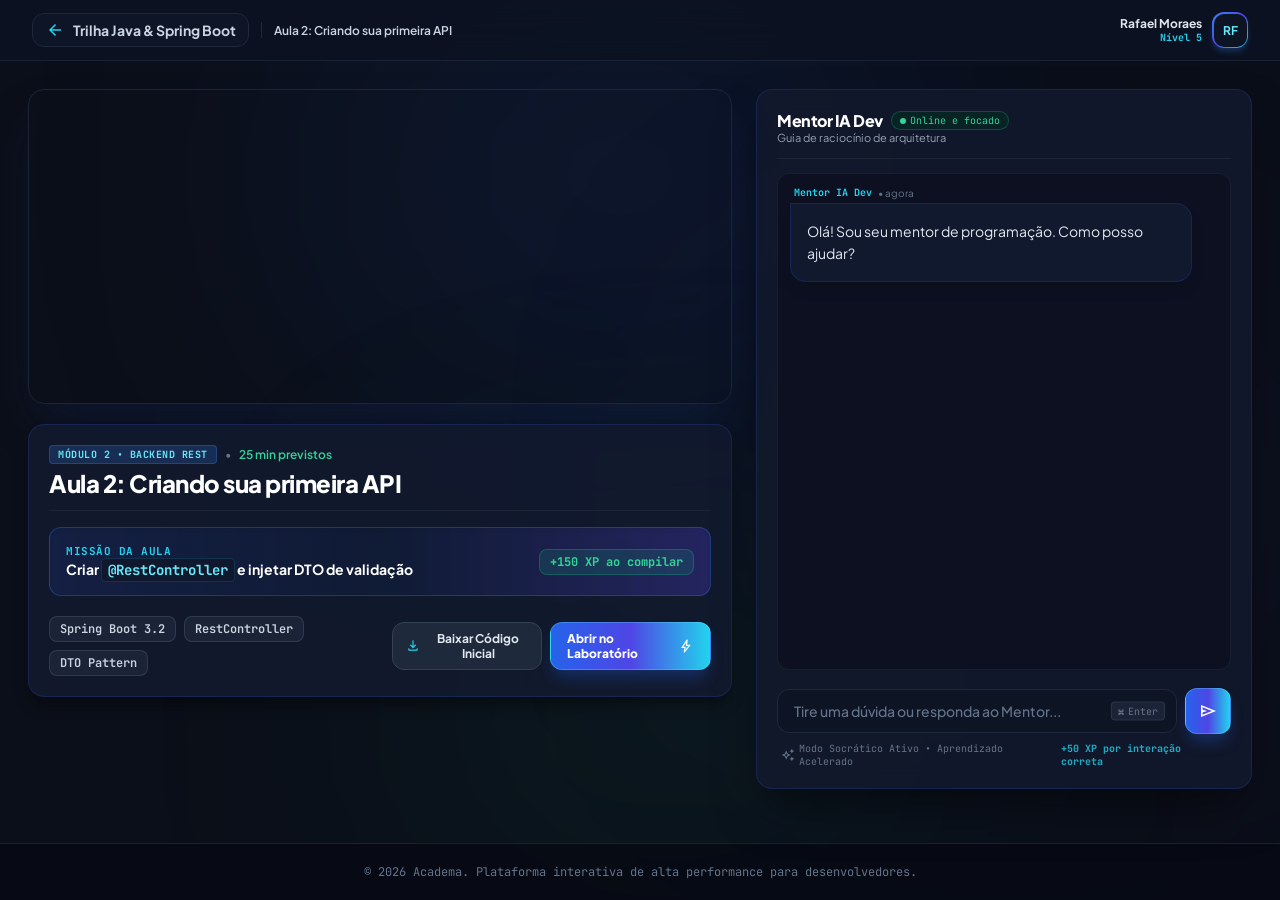
<file: public/aula/index.html>
<!DOCTYPE html>
<html lang="pt-BR">

<head>
  <meta charset="utf-8">
  <meta name="viewport" content="width=device-width, initial-scale=1.0">
  <title>Academa — Sala de Aula & Mentor IA Dev</title>

  <!-- Fontes -->
  <link rel="preconnect" href="https://fonts.googleapis.com">
  <link rel="preconnect" href="https://fonts.gstatic.com" crossorigin>
  <link
    href="https://fonts.googleapis.com/css2?family=Plus+Jakarta+Sans:wght@400;500;600;700;800&family=JetBrains+Mono:wght@400;500;600;700&display=swap"
    rel="stylesheet">

  <!-- Material Symbols (Ícones) -->
  <link href="https://fonts.googleapis.com/css2?family=Material+Symbols+Outlined:opsz,wght,FILL,GRAD@24,400,0,0"
    rel="stylesheet" />

  <!-- CSS Externo -->
  <link rel="stylesheet" href="./aula.css">
</head>

<body class="corpo-pagina">

  <!-- Luzes de Fundo (Ambiente) -->
  <div class="luz-fundo luz-azul"></div>
  <div class="luz-fundo luz-indigo"></div>
  <div class="luz-fundo luz-esmeralda"></div>

  <!-- Cabeçalho -->
  <header class="cabecalho-principal">
    <div class="recipiente-cabecalho">

      <!-- Esquerda: Voltar e Trilha -->
      <div class="grupo-trilha">
        <a class="botao-voltar" href="../trilha/index.html">
          <span class="material-symbols-outlined icone-ciano">arrow_back</span>
          <span>Trilha Java & Spring Boot</span>
        </a>
        <span class="separador-vertical oculto-mobile"></span>

        <div class="info-aula-atual oculto-mobile">
          <span class="texto-aula">Aula 2: Criando sua primeira API</span>
        </div>
      </div>

      <!-- Direita: Indicadores e Perfil -->
      <div class="grupo-indicadores">

        <div class="perfil-usuario">
          <div class="info-perfil oculto-mobile">
            <span class="nome-perfil">Rafael Moraes</span>
            <span class="nivel-perfil">Nível 5</span>
          </div>
          <div class="avatar-recipiente">
            <div class="avatar-borda">
              <div class="avatar-foto">RF</div>
            </div>
          </div>
        </div>
      </div>
    </div>
  </header>

  <!-- Layout Principal -->
  <main class="conteudo-principal">
    <div class="grade-layout">

      <!-- Coluna Esquerda: Vídeo e Missão -->
      <section class="coluna-esquerda">

        <!-- Reprodutor de Vídeo -->
        <iframe class="video-youtube" width="560" height="315"
          src="https://www.youtube.com/embed/WRlfwBof66s?si=LUdgukMATTRTTOgo"
          title="YouTube video player" frameborder="0"
          allow="accelerometer; autoplay; clipboard-write; encrypted-media; gyroscope; picture-in-picture; web-share"
          referrerpolicy="strict-origin-when-cross-origin" allowfullscreen></iframe>

        <!-- Painel Gamificado da Aula -->
        <div class="painel-gamificado">
          <div class="cabecalho-painel">
            <div>
              <div class="info-previa-aula">
                <span class="etiqueta-modulo-pequena">Módulo 2 • Backend REST</span>
                <span class="ponto-separador">•</span>
                <span class="etiqueta-tempo-previsto">
                  25 min previstos
                </span>
              </div>
              <h1 class="titulo-aula">Aula 2: Criando sua primeira API</h1>
            </div>

          </div>

          <div class="cartao-missao">
            <div class="detalhes-missao">
              <div>
                <div class="rotulo-missao">Missão da Aula</div>
                <p class="texto-missao">
                  Criar <code class="codigo-destaque-fundo">@RestController</code> e injetar DTO de validação
                </p>
              </div>
            </div>
            <span class="recompensa-missao">+150 XP ao compilar</span>
          </div>

          <div class="rodape-painel">
            <div class="grupo-tags-tecnicas">
              <span class="tag-tecnica">
                Spring Boot 3.2
              </span>
              <span class="tag-tecnica">
                RestController
              </span>
              <span class="tag-tecnica">
                DTO Pattern
              </span>
            </div>
            <div class="grupo-botoes-acao">
              <button class="botao-secundario">
                <span class="material-symbols-outlined icone-pequeno icone-ciano">download</span>
                <span>Baixar Código Inicial</span>
              </button>
              <a class="botao-primario" href="../pratica/index.html">
                <span>Abrir no Laboratório</span>
                <span class="material-symbols-outlined icone-pequeno">bolt</span>
              </a>
            </div>
          </div>
        </div>
      </section>

      <!-- Coluna Direita: Chat Mentor IA -->
      <aside class="coluna-direita animacao-cartao-brilhante">

        <header class="cabecalho-chat">
          <div class="info-mentor">
            <div>
              <div class="titulo-mentor-grupo">
                <h2 class="titulo-mentor">Mentor IA Dev</h2>
                <span class="etiqueta-status-online">
                  <span class="ponto-animado-esmeralda"></span>
                  Online e focado
                </span>
              </div>
              <p class="subtitulo-mentor">Guia de raciocínio de arquitetura</p>
            </div>
          </div>
        </header>

        <div class="area-mensagens chat-body barra-rolagem-fina">
          <div class="marcador-inicio-sessao">
            <span class="etiqueta-sessao">Módulo 2 • Sessão Ativa de Código</span>
          </div>

          <div class="mensagem-aluno-grupo">
            <div class="identificacao-aluno">
              <span class="nome-remetente">Você (Rafael)</span>
              <span class="hora-mensagem">14:30</span>
            </div>
            <div class="balao-aluno">
              Como criar o endpoint de clientes sem expor a entidade?
            </div>
          </div>

          <div class="mensagem-ia-grupo">
            <div class="identificacao-ia">
              <span class="nome-remetente-ia">
                Mentor IA Dev
              </span>
              <span class="hora-mensagem">• agora</span>
            </div>
            <div class="balao-ia">
              <span>aaa</span>
            </div>
          </div>

        </div>

        <footer class="rodape-chat">
          <form class="formulario-chat" onsubmit="event.preventDefault();">
            <div class="recipiente-entrada">
              <input class="campo-texto-chat" placeholder="Tire uma dúvida ou responda ao Mentor..." type="text" autocomplete="off">
              <div class="atalho-teclado oculto-mobile">
                <span>⌘</span>
                <span>Enter</span>
              </div>
            </div>
            <button class="botao-enviar-chat send-btn" aria-label="Enviar para o Mentor" type="submit">
              <span class="material-symbols-outlined icone-branco">send</span>
            </button>
          </form>
          <div class="info-rodape-chat">
            <span>
              <span class="material-symbols-outlined icone-mini">auto_awesome</span> Modo Socrático Ativo • Aprendizado
              Acelerado
            </span>
            <span class="destaque-xp">+50 XP por interação correta</span>
          </div>
        </footer>

      </aside>
    </div>
  </main>

  <!-- Rodapé Global -->
  <footer class="rodape-global">
    <p>© 2026 Academa. Plataforma interativa de alta performance para desenvolvedores.</p>
  </footer>

  <script src="../../app/ia.js"></script>
</body>

</html>
</file>
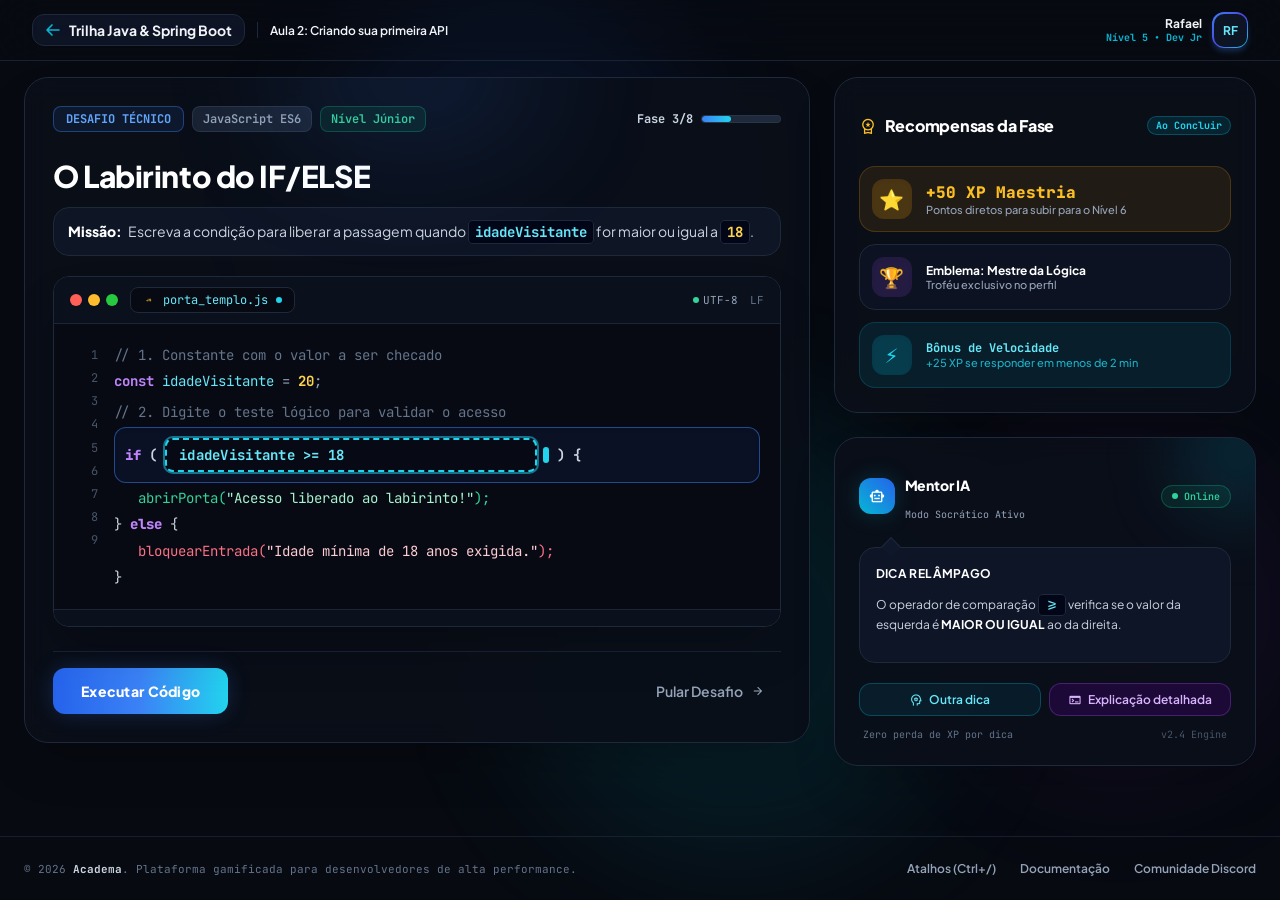
<file: public/pratica/index.html>
<!DOCTYPE html>
<html lang="pt-BR">

<head>
    <meta charset="utf-8">
    <meta content="width=device-width, initial-scale=1.0" name="viewport">
    <title>Academa — Arena de Prática Tech (Focus Combat)</title>
    <link href="https://fonts.googleapis.com" rel="preconnect">
    <link crossorigin="" href="https://fonts.gstatic.com" rel="preconnect">
    <link
        href="https://fonts.googleapis.com/css2?family=Plus+Jakarta+Sans:wght@400;500;600;700;800&amp;family=JetBrains+Mono:wght@400;500;600;700&amp;display=swap"
        rel="stylesheet">
    <link
        href="https://fonts.googleapis.com/css2?family=Material+Symbols+Outlined:wght,FILL@100..700,0..1&amp;display=swap"
        rel="stylesheet">
    <link href="./pratica.css" rel="stylesheet">
</head>

<body>
    <div class="brilho-fundo brilho-fundo-azul"></div>
    <div class="brilho-fundo brilho-fundo-ciano"></div>
    <div class="brilho-fundo brilho-fundo-roxo"></div>

    <header class="cabecalho-aula">
        <div class="cabecalho-aula-conteudo">

            <div class="cabecalho-aula-esquerda">
                <a class="link-voltar-trilha" href="../trilha/index.html">
                    <svg class="icone-voltar" fill="none" stroke="currentColor" stroke-width="2.5" viewBox="0 0 24 24">
                        <path d="M10.5 19.5L3 12m0 0l7.5-7.5M3 12h18" stroke-linecap="round" stroke-linejoin="round">
                        </path>
                    </svg>
                    <span>Trilha Java &amp; Spring Boot</span>
                </a>
                <span class="divisor-vertical"></span>

                <div class="tag-aula-atual">
                    <span class="titulo-aula-atual">Aula 2: Criando sua primeira API</span>
                </div>
            </div>

            <div class="indicadores-foco">

                <div class="perfil-rafael">
                    <div class="perfil-textos">
                        <span class="perfil-nome">Rafael</span>
                        <span class="perfil-nivel">Nível 5 • Dev Jr</span>
                    </div>
                    <div class="avatar-container">
                        <div class="avatar-moldura">
                            <div class="avatar-iniciais">RF</div>
                        </div>
                    </div>
                </div>

            </div>

        </div>
    </header>

    <main class="conteudo-principal">

        <section class="secao-editor">
            <div class="brilho-editor"></div>

            <div>
                <div class="linha-badges-editor">
                    <div class="badges-esquerda-editor">
                        <span class="selo-desafio-tecnico">
                            DESAFIO TÉCNICO
                        </span>
                        <span class="selo-linguagem">JavaScript ES6</span>
                        <span class="selo-nivel-junior">Nível Júnior</span>
                    </div>
                    <div class="progresso-fase">
                        <span class="progresso-fase-texto">Fase 3/8</span>
                        <div class="progresso-fase-barra">
                            <div class="progresso-fase-preenchimento" style="width: 37.5%"></div>
                        </div>
                    </div>
                </div>

                <h1 class="titulo-desafio">
                    <span>O Labirinto do IF/ELSE</span>
                </h1>

                <div class="cartao-missao">
                    <div class="missao-conteudo-esquerda">
                        <div class="missao-texto">
                            <span class="missao-rotulo">Missão:</span>
                            <span class="missao-descricao">Escreva a condição para liberar a passagem quando
                                <span class="codigo-inline-azul">idadeVisitante</span>
                                for maior ou igual a
                                <span class="codigo-inline-ambar">18</span>.</span>
                        </div>
                    </div>
                </div>

                <!-- Mockup do editor (IDE) -->
                <div class="janela-ide">
                    <!-- Barra de título -->
                    <div class="barra-titulo-ide">
                        <div class="titulo-ide-esquerda">
                            <div class="bolinhas-mac">
                                <span class="bolinha-mac bolinha-vermelha"></span>
                                <span class="bolinha-mac bolinha-amarela"></span>
                                <span class="bolinha-mac bolinha-verde"></span>
                            </div>
                            <div class="aba-arquivo">
                                <span class="material-symbols-outlined icone-pequeno icone-cor-ambar">javascript</span>
                                <span>porta_templo.js</span>
                                <span class="ponto-arquivo-ativo"></span>
                            </div>
                        </div>
                        <div class="status-ide-direita">
                            <span class="status-utf">
                                <span class="ponto-verde-pequeno"></span> UTF-8
                            </span>
                            <span class="status-lf">LF</span>
                        </div>
                    </div>

                    <!-- Corpo do código -->
                    <div class="corpo-codigo">
                        <div class="numeros-linha">
                            <div>1</div>
                            <div>2</div>
                            <div>3</div>
                            <div>4</div>
                            <div>5</div>
                            <div>6</div>
                            <div>7</div>
                            <div>8</div>
                            <div>9</div>
                        </div>
                        <div class="linhas-codigo">
                            <div class="comentario-codigo">// 1. Constante com o valor a ser checado</div>
                            <div>
                                <span class="palavra-chave">const</span>
                                <span class="variavel-codigo">idadeVisitante</span>
                                <span class="operador-codigo">=</span>
                                <span class="valor-codigo">20</span><span class="operador-codigo">;</span>
                            </div>
                            <div class="comentario-codigo-espaco">// 2. Digite o teste lógico para validar o acesso
                            </div>

                            <!-- Linha de input interativa -->
                            <div class="linha-input-interativa">
                                <span class="palavra-chave-forte">if</span>
                                <span class="parenteses-codigo">(</span>
                                <div class="wrapper-input-codigo">
                                    <input aria-label="Insira a condição lógica para liberação" autofocus="autofocus"
                                        class="campo-input-codigo" placeholder="idadeVisitante &gt;= 18" type="text"
                                        value="idadeVisitante &gt;= 18">
                                    <span class="cursor-piscante"></span>
                                </div>
                                <span class="parenteses-codigo">) {</span>
                            </div>

                            <div class="recuo-codigo texto-sucesso">
                                abrirPorta(<span class="texto-sucesso-claro">"Acesso liberado ao labirinto!"</span>);
                            </div>
                            <div class="texto-neutro-codigo">
                                } <span class="palavra-chave-forte">else</span> {
                            </div>
                            <div class="recuo-codigo texto-erro">
                                bloquearEntrada(<span class="texto-erro-claro">"Idade mínima de 18 anos
                                    exigida."</span>);
                            </div>
                            <div class="texto-neutro-codigo">}</div>
                        </div>
                    </div>

                    <!-- Rodapé do editor -->
                    <div class="rodape-ide">
                        
                    </div>
                </div>
            </div>

            <div class="rodape-acoes-editor">
                <button class="botao-executar">
                    <span>Executar Código</span>
                </button>
                <button class="botao-pular">
                    <span>Pular Desafio</span>
                    <span class="material-symbols-outlined icone-medio">arrow_forward</span>
                </button>
            </div>
        </section>

        <aside class="barra-lateral-sidekick">

            <div class="cartao-escuro">
                <div class="recompensas-cabecalho">
                    <h2 class="recompensas-titulo">
                        <span class="material-symbols-outlined icone-grande icone-cor-ambar">workspace_premium</span>
                        <span>Recompensas da Fase</span>
                    </h2>
                    <span class="selo-ao-concluir">Ao Concluir</span>
                </div>
                <div class="lista-recompensas">
                    <div class="item-recompensa recompensa-xp">
                        <div class="icone-recompensa icone-recompensa-ambar">⭐</div>
                        <div class="recompensa-textos">
                            <span class="recompensa-titulo-xp">+50 XP Maestria</span>
                            <span class="recompensa-descricao">Pontos diretos para subir para o Nível 6</span>
                        </div>
                    </div>
                    <div class="item-recompensa recompensa-emblema">
                        <div class="icone-recompensa icone-recompensa-roxo">🏆</div>
                        <div class="recompensa-textos">
                            <span class="recompensa-titulo-emblema">Emblema: Mestre da Lógica</span>
                            <span class="recompensa-descricao">Troféu exclusivo no perfil</span>
                        </div>
                    </div>
                    <div class="item-recompensa recompensa-velocidade">
                        <div class="icone-recompensa icone-recompensa-ciano">⚡</div>
                        <div class="recompensa-textos">
                            <span class="recompensa-titulo-velocidade">Bônus de Velocidade</span>
                            <span class="recompensa-descricao-ciano">+25 XP se responder em menos de 2 min</span>
                        </div>
                    </div>
                </div>
            </div>
            <div class="cartao-escuro">
                <div class="brilho-card-mentor"></div>
                <div class="mentor-cabecalho">
                    <div class="mentor-info">
                        <div class="icone-mentor-ia">
                            <span class="material-symbols-outlined icone-grande">smart_toy</span>
                        </div>
                        <div>
                            <h3 class="mentor-nome">
                                Mentor IA <span class="fonte-mono"></span>
                            </h3>
                            <p class="mentor-status-texto">Modo Socrático Ativo</p>
                        </div>
                    </div>
                    <span class="selo-online">
                        <span class="ponto-ping-verde"></span>
                        Online
                    </span>
                </div>

                <div class="balao-dica">
                    <div class="balao-dica-seta"></div>
                    <div class="balao-dica-cabecalho">
                        <span class="balao-dica-titulo">Dica Relâmpago</span>
                    </div>
                    <p class="balao-dica-texto">
                        O operador de comparação <span class="codigo-inline-azul">&gt;=</span>
                        verifica se o valor da esquerda é <span class="destaque-forte">MAIOR OU IGUAL</span> ao da
                        direita.
                    </p>
                </div>

                <div class="acoes-mentor">
                    <div class="grade-botoes-chip">
                        <button class="botao-chip botao-chip-ciano">
                            <span class="material-symbols-outlined icone-medio">psychology</span>
                            <span>Outra dica</span>
                        </button>
                        <button class="botao-chip botao-chip-roxo">
                            <span class="material-symbols-outlined icone-medio">terminal</span>
                            <span>Explicação detalhada</span>
                        </button>
                    </div>
                    <div class="rodape-mentor-info">
                        <span>Zero perda de XP por dica</span>
                        <span class="versao-motor">v2.4 Engine</span>
                    </div>
                </div>
            </div>
        </aside>

    </main>

    <footer class="rodape-global">
        <div class="copyright-texto">
            © 2026 <span class="copyright-destaque">Academa</span>. Plataforma gamificada para desenvolvedores de
            alta performance.
        </div>
        <div class="links-rodape">
            <a href="#">Atalhos (Ctrl+/)</a>
            <a href="#">Documentação</a>
            <a href="#">Comunidade Discord</a>
        </div>
    </footer>

    <div class="modal-sucesso" id="modal-sucesso" aria-hidden="true" role="dialog" aria-modal="true"
        aria-labelledby="titulo-modal-sucesso">
        <div class="conteudo-modal-sucesso">
            <span class="material-symbols-outlined icone-modal-sucesso" aria-hidden="true">task_alt</span>
            <p class="rotulo-modal-sucesso">Desafio concluído</p>
            <h2 id="titulo-modal-sucesso">Parabéns, você acertou!</h2>
            <p class="texto-modal-sucesso">A condição liberou a passagem do labirinto.</p>
            <strong class="xp-modal-sucesso">+50 XP</strong>
            <p class="redirecionamento-modal">Retornando para explorar...</p>
        </div>
    </div>

    <script>
        const respostaCorreta = 'idadeVisitante >= 18';
        const campoCodigo = document.querySelector('.campo-input-codigo');
        const botaoExecutar = document.querySelector('.botao-executar');
        const modalSucesso = document.querySelector('#modal-sucesso');
        let desafioConcluido = false;

        function executarDesafio() {
            if (desafioConcluido) {
                return;
            }

            const resposta = campoCodigo.value.trim();
            campoCodigo.removeAttribute('aria-invalid');

            if (resposta !== respostaCorreta) {
                campoCodigo.setAttribute('aria-invalid', 'true');
                campoCodigo.focus();
                return;
            }

            desafioConcluido = true;
            modalSucesso.setAttribute('aria-hidden', 'false');
            modalSucesso.classList.add('modal-sucesso-visivel');

            window.setTimeout(() => {
                window.location.href = '../explorar/index.html';
            }, 2500);
        }

        botaoExecutar.addEventListener('click', executarDesafio);
        campoCodigo.addEventListener('keydown', (evento) => {
            if (evento.key === 'Enter') {
                evento.preventDefault();
                executarDesafio();
            }
        });
    </script>
</body>

</html>
</file>
<file: public/aula/aula.css>
/* ==========================================================================
   VARIÁVEIS GERAIS (TEMA ESCURO / NEON)
   ========================================================================== */
:root {
  /* Fontes */
  --fonte-primaria: "Plus Jakarta Sans", "Inter", sans-serif;
  --fonte-mono: "JetBrains Mono", monospace;

  /* Fundos Principais */
  --cor-fundo-raiz: #0b0f19;
  --cor-fundo-cabecalho: rgba(12, 18, 34, 0.9);
  --cor-fundo-painel: rgba(18, 26, 47, 0.9);
  --cor-fundo-chat: rgba(18, 25, 44, 0.95);

  /* Textos */
  --cor-texto-claro: #f1f5f9;
  --cor-texto-secundario: #cbd5e1;
  --cor-texto-mutado: #64748b;

  /* Cores de Marca / Destaque */
  --azul-500: #3b82f6;
  --azul-600: #2563eb;

  --ciano-300: #67e8f9;
  --ciano-400: #22d3ee;

  --indigo-600: #4f46e5;
  --esmeralda-400: #34d399;
  --roxo-400: #c084fc;
  --laranja-400: #fb923c;
  --amarelo-300: #fde047;
}

/* ==========================================================================
   RESETS E CONFIGURAÇÕES BASES
   ========================================================================== */
* {
  margin: 0;
  padding: 0;
  box-sizing: border-box;
}

body {
  font-family: var(--fonte-primaria);
  background-color: var(--cor-fundo-raiz);
  color: var(--cor-texto-claro);
  min-height: 100vh;
  display: flex;
  flex-direction: column;
  overflow-x: hidden;
  -webkit-font-smoothing: antialiased;
}

::selection {
  background-color: var(--azul-600);
  color: white;
}

a {
  text-decoration: none;
}
button {
  cursor: pointer;
  border: none;
  font-family: inherit;
  background: none;
}
input {
  font-family: inherit;
}

/* Ícones Material Symbols (Alinhamento) */
.material-symbols-outlined {
  vertical-align: middle;
  font-size: 20px;
}
.icone-mini {
  font-size: 14px;
}
.icone-pequeno {
  font-size: 16px;
}
.icone-ciano {
  color: var(--ciano-400);
}
.icone-branco {
  color: white;
}

/* ==========================================================================
   ANIMAÇÕES (KEYFRAMES)
   ========================================================================== */
@keyframes pulsar {
  0%,
  100% {
    opacity: 1;
  }
  50% {
    opacity: 0.5;
  }
}

@keyframes ping {
  75%,
  100% {
    transform: scale(2);
    opacity: 0;
  }
}

@keyframes brilho-lento {
  0%,
  100% {
    opacity: 1;
    transform: scale(1);
  }
  50% {
    opacity: 0.85;
    transform: scale(1.02);
  }
}

@keyframes mover-brilho {
  0% {
    background-position: -200% 0;
  }
  100% {
    background-position: 200% 0;
  }
}

@keyframes chama-pulsante {
  0%,
  100% {
    transform: scale(1);
    filter: drop-shadow(0 0 10px rgba(249, 115, 22, 0.6));
  }
  50% {
    transform: scale(1.12) rotate(3deg);
    filter: drop-shadow(0 0 18px rgba(239, 68, 68, 0.9));
  }
}

@keyframes brilho-borda-cartao {
  0%,
  100% {
    border-color: rgba(59, 130, 246, 0.5);
    box-shadow: 0 0 24px rgba(37, 99, 235, 0.25);
  }
  50% {
    border-color: rgba(99, 102, 241, 0.85);
    box-shadow: 0 0 35px rgba(99, 102, 241, 0.45);
  }
}

@keyframes pular {
  0%,
  100% {
    transform: translateY(-25%);
    animation-timing-function: cubic-bezier(0.8, 0, 1, 1);
  }
  50% {
    transform: none;
    animation-timing-function: cubic-bezier(0, 0, 0.2, 1);
  }
}

.animacao-pulsar {
  animation: pulsar 2s cubic-bezier(0.4, 0, 0.6, 1) infinite;
}
.animacao-brilho-lento {
  animation: brilho-lento 2.5s infinite ease-in-out;
}
.animacao-fogo {
  animation: chama-pulsante 2.2s infinite ease-in-out;
  display: inline-block;
}
.animacao-cartao-brilhante {
  animation: brilho-borda-cartao 3.5s infinite ease-in-out;
}

/* Luzes de Fundo (Ambiente Blur) */
.luz-fundo {
  position: fixed;
  border-radius: 50%;
  pointer-events: none;
  z-index: -10;
  filter: blur(140px);
}
.luz-azul {
  top: 0;
  left: 25%;
  width: 600px;
  height: 350px;
  background-color: rgba(37, 99, 235, 0.15);
}
.luz-indigo {
  top: 320px;
  right: 40px;
  width: 450px;
  height: 350px;
  background-color: rgba(79, 70, 229, 0.1);
  filter: blur(150px);
}
.luz-esmeralda {
  bottom: 40px;
  left: 33%;
  width: 500px;
  height: 300px;
  background-color: rgba(16, 185, 129, 0.1);
}

/* ==========================================================================
   CABEÇALHO
   ========================================================================== */
.cabecalho-principal {
  position: sticky;
  top: 0;
  z-index: 50;
  background-color: var(--cor-fundo-cabecalho);
  backdrop-filter: blur(16px);
  border-bottom: 1px solid rgba(30, 41, 59, 0.8);
  padding: 12px 16px;
  transition: all 0.3s;
}
@media (min-width: 640px) {
  .cabecalho-principal {
    padding: 12px 32px;
  }
}

.recipiente-cabecalho {
  max-width: 1500px;
  margin: 0 auto;
  display: flex;
  align-items: center;
  justify-content: space-between;
  gap: 16px;
}

.grupo-trilha {
  display: flex;
  align-items: center;
  gap: 12px;
}

.botao-voltar {
  display: inline-flex;
  align-items: center;
  gap: 8px;
  font-size: 12px;
  font-weight: 700;
  color: var(--cor-texto-secundario);
  background-color: rgba(15, 23, 42, 0.8);
  border: 1px solid #1e293b;
  padding: 6px 12px;
  border-radius: 12px;
  transition: all 0.2s;
}
@media (min-width: 640px) {
  .botao-voltar {
    font-size: 14px;
  }
}
.botao-voltar:hover {
  color: white;
  background-color: rgba(30, 41, 59, 0.8);
  border-color: #334155;
}
.botao-voltar:active {
  transform: scale(0.95);
}

.separador-vertical {
  height: 16px;
  width: 1px;
  background-color: #1e293b;
}

.info-aula-atual {
  display: flex;
  align-items: center;
  gap: 8px;
}
.texto-aula {
  font-size: 12px;
  font-weight: 600;
  color: var(--cor-texto-secundario);
}
.etiqueta-xp {
  font-family: var(--fonte-mono);
  font-size: 10px;
  font-weight: 700;
  padding: 2px 8px;
  border-radius: 9999px;
  background-color: rgba(168, 85, 247, 0.2);
  color: #d8b4fe;
  border: 1px solid rgba(168, 85, 247, 0.3);
  display: flex;
  align-items: center;
  gap: 4px;
}

.grupo-indicadores {
  display: flex;
  align-items: center;
  gap: 12px;
}
@media (min-width: 640px) {
  .grupo-indicadores {
    gap: 16px;
  }
}

.etiqueta-multiplicador {
  font-family: var(--fonte-mono);
  font-size: 12px;
  font-weight: 700;
  padding: 6px 12px;
  border-radius: 12px;
  background-color: rgba(245, 158, 11, 0.1);
  color: #fcd34d;
  border: 1px solid rgba(245, 158, 11, 0.3);
  display: flex;
  align-items: center;
  gap: 6px;
}

.etiqueta-ofensiva {
  font-family: var(--fonte-mono);
  font-size: 12px;
  font-weight: 700;
  padding: 6px 12px;
  border-radius: 12px;
  background-color: rgba(249, 115, 22, 0.1);
  color: var(--laranja-400);
  border: 1px solid rgba(249, 115, 22, 0.3);
  display: flex;
  align-items: center;
  gap: 6px;
}

.perfil-usuario {
  display: flex;
  align-items: center;
  gap: 10px;
}
.info-perfil {
  display: flex;
  flex-direction: column;
  text-align: right;
}
.nome-perfil {
  font-size: 12px;
  font-weight: 700;
  color: #e2e8f0;
}
.nivel-perfil {
  font-size: 10px;
  font-family: var(--fonte-mono);
  font-weight: 700;
  color: var(--ciano-400);
}

.avatar-recipiente {
  position: relative;
}
.avatar-borda {
  width: 36px;
  height: 36px;
  border-radius: 12px;
  background: linear-gradient(
    to bottom right,
    var(--azul-500),
    var(--indigo-600),
    var(--ciano-400)
  );
  padding: 1.5px;
  box-shadow: 0 4px 6px -1px rgba(59, 130, 246, 0.3);
}
.avatar-foto {
  width: 100%;
  height: 100%;
  background-color: #0d1424;
  border-radius: 10px;
  display: flex;
  align-items: center;
  justify-content: center;
  font-weight: 700;
  font-size: 12px;
  color: var(--ciano-300);
}
.emblema-pro {
  position: absolute;
  bottom: -4px;
  right: -4px;
  font-size: 9px;
  font-family: var(--fonte-mono);
  font-weight: 900;
  letter-spacing: -0.5px;
  padding: 0 4px;
  border-radius: 4px;
  background-color: var(--azul-600);
  color: white;
  border: 1px solid rgba(96, 165, 250, 0.4);
  text-transform: uppercase;
}

/* ==========================================================================
   LAYOUT PRINCIPAL
   ========================================================================== */
.conteudo-principal {
  flex: 1;
  max-width: 1500px;
  width: 100%;
  margin: 0 auto;
  padding: 16px;
}
@media (min-width: 640px) {
  .conteudo-principal {
    padding: 24px;
  }
}
@media (min-width: 1024px) {
  .conteudo-principal {
    padding: 28px;
  }
}

.grade-layout {
  display: grid;
  grid-template-columns: 1fr;
  gap: 24px;
  align-items: start;
}
.coluna-esquerda {
  display: flex;
  flex-direction: column;
  gap: 20px;
}

.video-youtube {
  aspect-ratio: 14 / 9;
  width: 100%;
  border: 1px solid rgba(30, 41, 59, 0.9);
  border-radius: 16px;
  box-shadow: 0 25px 50px -12px rgba(23, 37, 84, 0.4);
  display: block;
}

/* ==========================================================================
   REPRODUTOR DE VÍDEO
   ========================================================================== */
.reprodutor-video {
  aspect-ratio: 14 / 9;
  width: 100%;
  background-color: #070b14;
  border-radius: 16px;
  position: relative;
  overflow: hidden;
  border: 1px solid rgba(30, 41, 59, 0.9);
  box-shadow: 0 25px 50px -12px rgba(23, 37, 84, 0.4);
  display: flex;
  flex-direction: column;
  justify-content: space-between;
}

.fundo-gradiente-video {
  position: absolute;
  inset: 0;
  background: linear-gradient(
    to top right,
    #060a12,
    rgba(10, 17, 32, 0.9),
    rgba(14, 23, 42, 0.7)
  );
}

.fundo-codigo-animado {
  position: absolute;
  inset: 0;
  padding: 24px;
  font-family: var(--fonte-mono);
  font-size: 12px;
  color: var(--cor-texto-secundario);
  opacity: 0.4;
  pointer-events: none;
  user-select: none;
  line-height: 1.6;
}
.codigo-comentario {
  color: var(--cor-texto-mutado);
  display: flex;
  align-items: center;
  gap: 8px;
}
.codigo-anotacao {
  color: var(--roxo-400);
  font-weight: 700;
}
.codigo-string {
  color: var(--esmeralda-400);
}
.codigo-azul {
  color: #60a5fa;
}
.codigo-destaque {
  color: var(--ciano-300);
  font-weight: 700;
}
.codigo-cinza {
  color: #94a3b8;
}
.codigo-branco {
  color: #e2e8f0;
}
.codigo-amarelo {
  color: var(--amarelo-300);
}
.recuo-1 {
  padding-left: 20px;
}
.recuo-2 {
  padding-left: 36px;
}
.mt-pequeno {
  margin-top: 8px;
}

.sobreposicao-escura {
  position: absolute;
  inset: 0;
  pointer-events: none;
  background: linear-gradient(
    to top,
    #060a12,
    transparent,
    rgba(6, 10, 18, 0.8)
  );
}

.barra-superior-video {
  position: relative;
  z-index: 20;
  padding: 16px;
  display: flex;
  justify-content: space-between;
  align-items: center;
}
@media (min-width: 640px) {
  .barra-superior-video {
    padding: 20px;
  }
}

.grupo-etiquetas-video {
  display: flex;
  align-items: center;
  gap: 8px;
}

.etiqueta-modulo {
  background-color: rgba(11, 18, 32, 0.8);
  backdrop-filter: blur(12px);
  color: var(--ciano-300);
  padding: 4px 12px;
  border-radius: 8px;
  border: 1px solid rgba(6, 182, 212, 0.3);
  font-family: var(--fonte-mono);
  font-size: 11px;
  font-weight: 700;
  display: flex;
  align-items: center;
  gap: 6px;
  box-shadow: 0 1px 2px rgba(0, 0, 0, 0.05);
}
.ponto-animado-ciano {
  width: 6px;
  height: 6px;
  border-radius: 50%;
  background-color: var(--ciano-400);
  animation: ping 1s cubic-bezier(0, 0, 0.2, 1) infinite;
}

.etiqueta-assunto {
  background-color: rgba(11, 18, 32, 0.8);
  backdrop-filter: blur(12px);
  color: var(--cor-texto-secundario);
  padding: 4px 10px;
  border-radius: 8px;
  border: 1px solid rgba(51, 65, 85, 0.6);
  font-family: var(--fonte-mono);
  font-size: 11px;
}
.etiqueta-qualidade {
  background-color: rgba(2, 44, 34, 0.6);
  backdrop-filter: blur(12px);
  color: var(--esmeralda-400);
  padding: 4px 10px;
  border-radius: 8px;
  border: 1px solid rgba(16, 185, 129, 0.3);
  font-family: var(--fonte-mono);
  font-size: 11px;
  font-weight: 700;
}

.centro-reprodutor {
  position: relative;
  z-index: 20;
  display: flex;
  align-items: center;
  justify-content: center;
  margin: auto;
}
.botao-reproduzir {
  width: 64px;
  height: 64px;
  border-radius: 16px;
  background: linear-gradient(
    to top right,
    var(--azul-600),
    var(--indigo-600),
    var(--ciano-400)
  );
  display: flex;
  align-items: center;
  justify-content: center;
  border: 1px solid rgba(103, 232, 249, 0.4);
  box-shadow: 0 20px 25px -5px rgba(37, 99, 235, 0.4);
  transition: all 0.3s;
  color: white;
}
@media (min-width: 640px) {
  .botao-reproduzir {
    width: 80px;
    height: 80px;
  }
}
.grupo-interativo:hover .botao-reproduzir {
  transform: scale(1.05);
  box-shadow: 0 20px 25px -5px rgba(6, 182, 212, 0.5);
}
.botao-reproduzir:active {
  transform: scale(0.95);
}
.icone-reproduzir {
  font-size: 32px;
}

.barra-controles-video {
  position: relative;
  z-index: 20;
  padding: 16px;
  background: linear-gradient(
    to top,
    #060a12,
    rgba(6, 10, 18, 0.9),
    transparent
  );
  display: flex;
  flex-direction: column;
  gap: 10px;
}
@media (min-width: 640px) {
  .barra-controles-video {
    padding: 20px;
  }
}

.trilha-progresso {
  position: relative;
  width: 100%;
  height: 8px;
  cursor: pointer;
  overflow: hidden;
  background-color: rgba(30, 41, 59, 0.8);
  border-radius: 9999px;
  border: 1px solid rgba(51, 65, 85, 0.4);
}
.progresso-preenchido {
  height: 100%;
  border-radius: 9999px;
  background: linear-gradient(
    90deg,
    var(--azul-600) 0%,
    #38bdf8 45%,
    var(--roxo-400) 70%,
    var(--azul-600) 100%
  );
  background-size: 200% 100%;
  animation: mover-brilho 2.8s linear infinite;
}
.marcador-capitulo {
  position: absolute;
  top: 0;
  bottom: 0;
  width: 2px;
  background-color: #0f172a;
  z-index: 10;
}

.controles-inferiores {
  display: flex;
  justify-content: space-between;
  align-items: center;
  font-family: var(--fonte-mono);
  font-size: 12px;
  color: var(--cor-texto-secundario);
  padding-top: 2px;
}
.controles-tempo {
  display: flex;
  align-items: center;
  gap: 12px;
}
.botao-icone-ciano {
  color: var(--ciano-400);
  transition: color 0.2s;
  display: flex;
  align-items: center;
}
.botao-icone-ciano:hover {
  color: white;
}
.indicador-tempo {
  display: flex;
  align-items: center;
  gap: 6px;
}
.tempo-atual {
  color: white;
  font-weight: 700;
}
.tempo-separador {
  color: var(--cor-texto-mutado);
}
.tempo-total {
  color: #94a3b8;
}
.etiqueta-capitulo {
  background-color: rgba(8, 51, 68, 0.5);
  color: rgba(103, 232, 249, 0.8);
  padding: 2px 8px;
  border-radius: 4px;
  border: 1px solid rgba(21, 94, 117, 0.4);
  font-size: 11px;
}

.controles-acoes {
  display: flex;
  align-items: center;
  gap: 12px;
}
.seletor-velocidade {
  display: flex;
  align-items: center;
  gap: 4px;
  background-color: rgba(15, 23, 42, 0.9);
  border: 1px solid #1e293b;
  border-radius: 8px;
  padding: 2px;
  font-weight: 700;
}
.velocidade-ativa {
  background-color: rgba(37, 99, 235, 0.3);
  color: var(--ciano-300);
  padding: 2px 8px;
  border-radius: 4px;
  font-size: 11px;
  cursor: pointer;
}
.velocidade-inativa {
  color: #94a3b8;
  padding: 2px 6px;
  border-radius: 4px;
  font-size: 11px;
  cursor: pointer;
  transition: color 0.2s;
}
.velocidade-inativa:hover {
  color: white;
}
.botao-icone-branco {
  color: var(--cor-texto-secundario);
  padding: 4px;
  transition: color 0.2s;
  display: flex;
  align-items: center;
}
.botao-icone-branco:hover {
  color: var(--ciano-400);
}

/* ==========================================================================
   PAINEL GAMIFICADO DA AULA
   ========================================================================== */
.painel-gamificado {
  background-color: var(--cor-fundo-painel);
  border: 1px solid rgba(30, 58, 138, 0.4);
  border-radius: 16px;
  padding: 20px;
  display: flex;
  flex-direction: column;
  gap: 16px;
  box-shadow: 0 10px 15px -3px rgba(0, 0, 0, 0.4);
}

.cabecalho-painel {
  display: flex;
  flex-direction: column;
  gap: 12px;
  padding-bottom: 12px;
  border-bottom: 1px solid rgba(30, 41, 59, 0.8);
}
.info-previa-aula {
  display: flex;
  align-items: center;
  gap: 8px;
  margin-bottom: 4px;
}
.etiqueta-modulo-pequena {
  font-family: var(--fonte-mono);
  font-size: 10px;
  font-weight: 700;
  text-transform: uppercase;
  letter-spacing: 0.5px;
  padding: 2px 8px;
  border-radius: 4px;
  background-color: rgba(59, 130, 246, 0.2);
  color: var(--ciano-300);
  border: 1px solid rgba(59, 130, 246, 0.3);
}
.ponto-separador {
  color: var(--cor-texto-mutado);
  font-size: 12px;
}
.etiqueta-tempo-previsto {
  font-size: 12px;
  font-weight: 600;
  color: var(--esmeralda-400);
  display: flex;
  align-items: center;
  gap: 4px;
}
.titulo-aula {
  font-size: 20px;
  font-weight: 800;
  color: white;
  letter-spacing: -0.5px;
}
@media (min-width: 640px) {
  .titulo-aula {
    font-size: 24px;
  }
}

.recompensa-xp {
  display: inline-flex;
  align-items: center;
  gap: 6px;
  padding: 6px 12px;
  border-radius: 12px;
  background: linear-gradient(
    to right,
    rgba(88, 28, 135, 0.5),
    rgba(30, 58, 138, 0.5)
  );
  border: 1px solid rgba(168, 85, 247, 0.4);
  color: #e9d5ff;
  font-family: var(--fonte-mono);
  font-size: 12px;
  font-weight: 700;
  box-shadow: 0 1px 2px rgba(0, 0, 0, 0.05);
  align-self: flex-start;
}

.cartao-missao {
  padding: 16px;
  border-radius: 12px;
  background: linear-gradient(
    to right,
    rgba(23, 37, 84, 0.6),
    #101b35,
    rgba(49, 46, 129, 0.6)
  );
  border: 1px solid rgba(59, 130, 246, 0.3);
  box-shadow: inset 0 2px 4px rgba(0, 0, 0, 0.06);
  display: flex;
  flex-direction: column;
  gap: 12px;
}
.detalhes-missao {
  display: flex;
  align-items: flex-start;
  gap: 12px;
}
.icone-missao {
  width: 36px;
  height: 36px;
  border-radius: 8px;
  background-color: rgba(59, 130, 246, 0.2);
  color: var(--ciano-300);
  border: 1px solid rgba(96, 165, 250, 0.3);
  display: flex;
  align-items: center;
  justify-content: center;
  flex-shrink: 0;
  font-weight: 700;
}
.rotulo-missao {
  font-family: var(--fonte-mono);
  font-size: 11px;
  font-weight: 700;
  color: var(--ciano-400);
  text-transform: uppercase;
  letter-spacing: 0.5px;
  margin-bottom: 2px;
}
.texto-missao {
  font-size: 14px;
  font-weight: 700;
  color: white;
}
.codigo-destaque-fundo {
  font-family: var(--fonte-mono);
  color: var(--ciano-300);
  background-color: rgba(15, 23, 42, 0.8);
  padding: 2px 6px;
  border-radius: 4px;
  border: 1px solid rgba(21, 94, 117, 0.4);
}

.recompensa-missao {
  font-family: var(--fonte-mono);
  font-size: 12px;
  font-weight: 700;
  padding: 4px 10px;
  border-radius: 8px;
  background-color: rgba(16, 185, 129, 0.15);
  color: var(--esmeralda-400);
  border: 1px solid rgba(16, 185, 129, 0.3);
  align-self: flex-start;
}

.rodape-painel {
  display: flex;
  flex-direction: column;
  gap: 12px;
  padding-top: 4px;
}
.grupo-tags-tecnicas {
  display: flex;
  flex-wrap: wrap;
  align-items: center;
  gap: 8px;
}
.tag-tecnica {
  display: inline-flex;
  align-items: center;
  gap: 4px;
  padding: 4px 10px;
  border-radius: 8px;
  background-color: rgba(30, 41, 59, 0.8);
  border: 1px solid rgba(51, 65, 85, 0.8);
  font-family: var(--fonte-mono);
  font-size: 12px;
  font-weight: 600;
  color: var(--cor-texto-secundario);
  transition: border-color 0.2s;
}
.tag-tecnica:hover {
  border-color: rgba(71, 85, 105, 1);
}

.grupo-botoes-acao {
  display: flex;
  align-items: center;
  gap: 8px;
}
.botao-secundario {
  display: inline-flex;
  align-items: center;
  gap: 6px;
  padding: 8px 12px;
  border-radius: 12px;
  background-color: #1e293b;
  color: #e2e8f0;
  font-size: 12px;
  font-weight: 700;
  border: 1px solid #334155;
  transition: all 0.2s;
}
.botao-secundario:hover {
  background-color: #334155;
  border-color: #475569;
}
.botao-secundario:active {
  transform: scale(0.95);
}

.botao-primario {
  display: inline-flex;
  align-items: center;
  gap: 6px;
  padding: 8px 16px;
  border-radius: 12px;
  background: linear-gradient(
    to right,
    var(--azul-600),
    var(--indigo-600),
    var(--ciano-400)
  );
  color: white;
  font-size: 12px;
  font-weight: 900;
  border: 1px solid rgba(103, 232, 249, 0.3);
  box-shadow: 0 10px 15px -3px rgba(37, 99, 235, 0.3);
  transition: all 0.2s;
}
.botao-primario:hover {
  box-shadow: 0 10px 15px -3px rgba(6, 182, 212, 0.4);
  transform: scale(1.05);
}
.botao-primario:active {
  transform: scale(0.95);
}

/* ==========================================================================
   COLUNA DIREITA (CHAT MENTOR IA)
   ========================================================================== */
.coluna-direita {
  background-color: var(--cor-fundo-chat);
  backdrop-filter: blur(12px);
  border-radius: 16px;
  padding: 20px;
  display: flex;
  flex-direction: column;
  height: 700px;
  border: 1px solid rgba(30, 58, 138, 0.4);
  box-shadow: 0 25px 50px -12px rgba(0, 0, 0, 0.5);
  transition: border-color 0.3s;
}
.coluna-direita:hover {
  border-color: rgba(59, 130, 246, 0.4);
}

.cabecalho-chat {
  display: flex;
  align-items: center;
  justify-content: space-between;
  padding-bottom: 14px;
  border-bottom: 1px solid rgba(30, 41, 59, 0.8);
}
.info-mentor {
  display: flex;
  align-items: center;
  gap: 12px;
}
.avatar-mentor {
  width: 40px;
  height: 40px;
  border-radius: 12px;
  background: linear-gradient(
    to top right,
    var(--azul-600),
    var(--indigo-600),
    var(--ciano-400)
  );
  padding: 1.5px;
  box-shadow: 0 4px 6px -1px rgba(59, 130, 246, 0.3);
  flex-shrink: 0;
  display: flex;
  align-items: center;
  justify-content: center;
}
.avatar-mentor .material-symbols-outlined {
  color: #0b1120;
  font-weight: 900;
  background-color: #0b1120;
  color: var(--ciano-300);
  width: 100%;
  height: 100%;
  border-radius: 10px;
  display: flex;
  align-items: center;
  justify-content: center;
}
.titulo-mentor-grupo {
  display: flex;
  align-items: center;
  gap: 8px;
}
.titulo-mentor {
  font-size: 14px;
  font-weight: 800;
  color: white;
  letter-spacing: -0.5px;
}
@media (min-width: 640px) {
  .titulo-mentor {
    font-size: 16px;
  }
}
.etiqueta-status-online {
  display: inline-flex;
  align-items: center;
  gap: 4px;
  font-family: var(--fonte-mono);
  font-size: 10px;
  color: var(--esmeralda-400);
  background-color: rgba(2, 44, 34, 0.6);
  padding: 2px 8px;
  border-radius: 9999px;
  border: 1px solid rgba(16, 185, 129, 0.3);
}
.ponto-animado-esmeralda {
  width: 6px;
  height: 6px;
  border-radius: 50%;
  background-color: var(--esmeralda-400);
  animation: ping 1s cubic-bezier(0, 0, 0.2, 1) infinite;
}
.subtitulo-mentor {
  font-size: 11px;
  color: #94a3b8;
}

.seletor-modo-chat {
  display: flex;
  align-items: center;
  background-color: rgba(15, 23, 42, 0.9);
  border: 1px solid #1e293b;
  border-radius: 8px;
  padding: 2px;
}
.modo-ativo {
  font-family: var(--fonte-mono);
  font-size: 10px;
  font-weight: 700;
  padding: 4px 10px;
  border-radius: 4px;
  background-color: var(--azul-600);
  color: white;
  box-shadow: 0 1px 2px rgba(0, 0, 0, 0.05);
  display: flex;
  align-items: center;
  gap: 4px;
}
.modo-inativo {
  font-family: var(--fonte-mono);
  font-size: 10px;
  font-weight: 500;
  padding: 4px 8px;
  border-radius: 4px;
  color: #94a3b8;
  transition: color 0.2s;
  display: flex;
  align-items: center;
  gap: 4px;
}
.modo-inativo:hover {
  color: #e2e8f0;
}

.area-mensagens {
  flex: 1;
  overflow-y: auto;
  border-radius: 12px;
  padding: 12px;
  margin: 14px 0;
  display: flex;
  flex-direction: column;
  gap: 14px;
  background-color: rgba(10, 15, 29, 0.7);
  border: 1px solid rgba(30, 41, 59, 0.6);
}

.barra-rolagem-fina::-webkit-scrollbar {
  width: 5px;
}
.barra-rolagem-fina::-webkit-scrollbar-track {
  background: transparent;
}
.barra-rolagem-fina::-webkit-scrollbar-thumb {
  background: #1e293b;
  border-radius: 9999px;
}
.barra-rolagem-fina::-webkit-scrollbar-thumb:hover {
  background: #334155;
}

.marcador-inicio-sessao {
  text-align: center;
  margin: 4px 0;
}
.etiqueta-sessao {
  font-family: var(--fonte-mono);
  font-size: 10px;
  font-weight: 700;
  text-transform: uppercase;
  letter-spacing: 0.5px;
  color: var(--cor-texto-mutado);
  background-color: rgba(15, 23, 42, 0.9);
  padding: 4px 12px;
  border-radius: 9999px;
  border: 1px solid #1e293b;
}

.mensagem-aluno-grupo {
  display: flex;
  flex-direction: column;
  align-items: flex-end;
}
.identificacao-aluno {
  display: flex;
  align-items: center;
  gap: 6px;
  margin-bottom: 4px;
  margin-right: 4px;
}
.nome-remetente {
  font-family: var(--fonte-mono);
  font-size: 10px;
  font-weight: 700;
  color: #94a3b8;
}
.hora-mensagem {
  font-size: 10px;
  color: var(--cor-texto-mutado);
}
.balao-aluno {
  background: linear-gradient(to right, var(--azul-600), var(--indigo-600));
  color: white;
  border-radius: 16px;
  border-top-right-radius: 0;
  padding: 12px 16px;
  max-width: 88%;
  font-size: 12px;
  font-weight: 500;
  box-shadow: 0 4px 6px -1px rgba(37, 99, 235, 0.2);
  line-height: 1.6;
}
@media (min-width: 640px) {
  .balao-aluno {
    font-size: 14px;
  }
}

.mensagem-ia-grupo {
  display: flex;
  flex-direction: column;
  align-items: flex-start;
}
.identificacao-ia {
  display: flex;
  align-items: center;
  gap: 6px;
  margin-bottom: 4px;
  margin-left: 4px;
}
.nome-remetente-ia {
  font-family: var(--fonte-mono);
  font-size: 10px;
  font-weight: 700;
  color: var(--ciano-400);
  display: flex;
  align-items: center;
  gap: 4px;
}
.balao-ia {
  background-color: #11192e;
  color: #e2e8f0;
  border-radius: 16px;
  border-top-left-radius: 0;
  padding: 16px;
  max-width: 94%;
  border: 1px solid rgba(30, 58, 138, 0.4);
  box-shadow: 0 10px 15px -3px rgba(0, 0, 0, 0.1);
  font-size: 12px;
  line-height: 1.6;
  display: flex;
  flex-direction: column;
  gap: 12px;
}
@media (min-width: 640px) {
  .balao-ia {
    font-size: 14px;
  }
}

.alerta-regra {
  display: flex;
  align-items: center;
  gap: 8px;
  color: var(--ciano-300);
  font-weight: 700;
  background-color: rgba(8, 51, 68, 0.4);
  padding: 6px 12px;
  border-radius: 8px;
  border: 1px solid rgba(6, 182, 212, 0.3);
  font-family: var(--fonte-mono);
  font-size: 12px;
}
.bloco-codigo {
  background-color: #090d16;
  padding: 12px;
  border-radius: 12px;
  border: 1px solid #1e293b;
  font-family: var(--fonte-mono);
  font-size: 11px;
  color: var(--cor-texto-secundario);
  overflow-x: auto;
}
.pergunta-socratica {
  padding: 12px;
  border-radius: 12px;
  background: linear-gradient(
    to right,
    rgba(23, 37, 84, 0.8),
    rgba(59, 7, 100, 0.7)
  );
  border: 1px solid rgba(96, 165, 250, 0.4);
  box-shadow: 0 1px 2px rgba(0, 0, 0, 0.05);
}
.pergunta-socratica p {
  font-size: 12px;
  font-weight: 700;
  color: #bfdbfe;
  line-height: 1.4;
  display: flex;
  align-items: center;
  gap: 6px;
}
.codigo-destaque-fundo-escuro {
  color: var(--ciano-300);
  font-family: var(--fonte-mono);
}

.respostas-rapidas {
  display: flex;
  flex-wrap: wrap;
  align-items: center;
  gap: 6px;
  padding-left: 8px;
  padding-top: 4px;
}
.chip-resposta {
  padding: 6px 10px;
  border-radius: 8px;
  background-color: #14203b;
  border: 1px solid rgba(59, 130, 246, 0.3);
  font-family: var(--fonte-mono);
  font-size: 11px;
  font-weight: 700;
  color: var(--ciano-300);
  transition: all 0.2s;
  display: flex;
  align-items: center;
  gap: 4px;
}
.chip-resposta:hover {
  background-color: #1a2c52;
  border-color: rgba(34, 211, 238, 0.5);
  transform: scale(1.05);
}
.chip-resposta:active {
  transform: scale(0.95);
}

.chip-resposta-secundaria {
  padding: 6px 10px;
  border-radius: 8px;
  background-color: rgba(30, 41, 59, 0.8);
  border: 1px solid #334155;
  font-family: var(--fonte-mono);
  font-size: 11px;
  font-weight: 600;
  color: var(--cor-texto-secundario);
  transition: all 0.2s;
  display: flex;
  align-items: center;
  gap: 4px;
}
.chip-resposta-secundaria:hover {
  background-color: rgba(51, 65, 85, 0.8);
  transform: scale(1.05);
}
.chip-resposta-secundaria:active {
  transform: scale(0.95);
}

.indicador-digitando {
  display: flex;
  align-items: center;
  gap: 8px;
  padding-left: 8px;
  color: #94a3b8;
  font-size: 11px;
  font-family: var(--fonte-mono);
}
.pontos-digitando {
  display: flex;
  align-items: center;
  gap: 4px;
}
.ponto-pulo {
  width: 6px;
  height: 6px;
  border-radius: 50%;
  background-color: var(--ciano-400);
  animation: pular 1s infinite;
}
.atraso-1 {
  animation-delay: 0.15s;
}
.atraso-2 {
  animation-delay: 0.3s;
}

.rodape-chat {
  padding-top: 4px;
}
.formulario-chat {
  display: flex;
  align-items: center;
  gap: 8px;
}
.recipiente-entrada {
  position: relative;
  flex: 1;
}
.campo-texto-chat {
  width: 100%;
  background-color: #0d1424;
  color: var(--cor-texto-claro);
  border-radius: 12px;
  padding: 12px 16px;
  font-size: 12px;
  border: 1px solid #1e293b;
  transition: all 0.2s;
  font-weight: 500;
  padding-right: 64px;
}
@media (min-width: 640px) {
  .campo-texto-chat {
    font-size: 14px;
  }
}
.campo-texto-chat::placeholder {
  color: var(--cor-texto-mutado);
}
.campo-texto-chat:hover {
  background-color: #10192e;
}
.campo-texto-chat:focus {
  outline: none;
  border-color: var(--azul-500);
  background-color: #111c33;
  box-shadow: 0 0 0 2px rgba(59, 130, 246, 0.2);
}

.atalho-teclado {
  position: absolute;
  right: 12px;
  top: 50%;
  transform: translateY(-50%);
  display: flex;
  align-items: center;
  gap: 4px;
  font-family: var(--fonte-mono);
  font-size: 10px;
  color: var(--cor-texto-mutado);
  background-color: rgba(30, 41, 59, 0.8);
  padding: 2px 6px;
  border-radius: 4px;
  border: 1px solid rgba(51, 65, 85, 0.6);
}

.botao-enviar-chat {
  background: linear-gradient(
    to right,
    var(--azul-600),
    var(--indigo-600),
    var(--ciano-400)
  );
  border-radius: 12px;
  padding: 12px;
  display: flex;
  align-items: center;
  justify-content: center;
  flex-shrink: 0;
  box-shadow: 0 10px 15px -3px rgba(37, 99, 235, 0.3);
  border: 1px solid rgba(103, 232, 249, 0.3);
  transition: all 0.2s;
}
.botao-enviar-chat:hover {
  transform: scale(1.05);
  box-shadow: 0 10px 15px -3px rgba(6, 182, 212, 0.5);
}
.botao-enviar-chat:active {
  transform: scale(0.95);
}

.info-rodape-chat {
  display: flex;
  align-items: center;
  justify-content: space-between;
  font-family: var(--fonte-mono);
  font-size: 10px;
  color: var(--cor-texto-mutado);
  margin-top: 8px;
  padding: 0 4px;
}
.info-rodape-chat span {
  display: flex;
  align-items: center;
  gap: 4px;
}
.destaque-xp {
  color: rgba(34, 211, 238, 0.8);
  font-weight: 700;
}

/* ==========================================================================
   RODAPÉ GLOBAL
   ========================================================================== */
.rodape-global {
  border-top: 1px solid rgba(30, 41, 59, 0.8);
  padding: 20px;
  text-align: center;
  font-family: var(--fonte-mono);
  font-size: 12px;
  color: var(--cor-texto-mutado);
  background-color: rgba(7, 11, 20, 0.9);
  margin-top: auto;
}

/* ==========================================================================
   RESPONSIVIDADE E UTILITÁRIOS
   ========================================================================== */
@media (min-width: 640px) {
  .oculto-mobile {
    display: inline-flex;
  }
  .info-aula-atual {
    display: flex;
  }
  .cabecalho-painel {
    flex-direction: row;
    align-items: center;
    justify-content: space-between;
  }
  .cartao-missao {
    flex-direction: row;
    align-items: center;
    justify-content: space-between;
  }
  .recompensa-xp {
    align-self: auto;
  }
  .recompensa-missao {
    align-self: auto;
  }
  .rodape-painel {
    flex-direction: row;
    align-items: center;
    justify-content: space-between;
  }
}
@media (max-width: 639px) {
  .oculto-mobile {
    display: none !important;
  }
}
@media (min-width: 1024px) {
  .oculto-tablet {
    display: flex;
  }
  .grade-layout {
    grid-template-columns: repeat(12, 1fr);
  }
  .coluna-esquerda {
    grid-column: span 7;
  }
  .coluna-direita {
    grid-column: span 5;
  }
}
@media (max-width: 1023px) {
  .oculto-tablet {
    display: none !important;
  }
}
</file>
<file: public/pratica/pratica.css>
:root {
  --cor-fundo: #070a11;
  --cor-fundo-card: rgba(11, 15, 25, 0.9);
  --cor-fundo-800: #151c30;
  --cor-borda: #1e293b;

  --cor-texto: #f1f5f9;
  --cor-texto-secundario: #94a3b8;
  --cor-texto-esmaecido: #64748b;
  --cor-texto-fraco: #475569;

  --cor-azul: #3b82f6;
  --cor-ciano: #06b6d4;
  --cor-violeta: #8b5cf6;
  --cor-esmeralda: #10b981;
  --cor-ambar: #f59e0b;

  --brilho-azul: 0 0 25px -4px rgba(59, 130, 246, 0.35);
  --brilho-ciano: 0 0 25px -4px rgba(6, 182, 212, 0.35);
  --brilho-ambar: 0 0 25px -4px rgba(245, 158, 11, 0.35);

  --sombra-2xl: 0 25px 50px -12px rgba(0, 0, 0, 0.25);
  --sombra-interna: inset 0 2px 4px rgba(0, 0, 0, 0.05);
}

* {
  box-sizing: border-box;
}

body {
  margin: 0;
  min-height: 100vh;
  display: flex;
  flex-direction: column;
  justify-content: space-between;
  position: relative;
  overflow-x: hidden;
  background-color: var(--cor-fundo);
  color: var(--cor-texto);
  font-family: "Plus Jakarta Sans", system-ui, sans-serif;
  -webkit-font-smoothing: antialiased;
  -moz-osx-font-smoothing: grayscale;
}

::selection {
  background-color: rgba(59, 130, 246, 0.3);
  color: #67e8f9;
}

a {
  text-decoration: none;
  color: inherit;
}
button {
  font-family: inherit;
  border: none;
  background: none;
  cursor: pointer;
}
input {
  font-family: inherit;
}

.fonte-mono {
  font-family: "JetBrains Mono", monospace;
}

.material-symbols-outlined {
  font-family: "Material Symbols Outlined";
  font-weight: normal;
  font-style: normal;
  font-size: 24px;
  line-height: 1;
  letter-spacing: normal;
  text-transform: none;
  display: inline-block;
  white-space: nowrap;
  word-wrap: normal;
  direction: ltr;
  -webkit-font-feature-settings: "liga";
  -webkit-font-smoothing: antialiased;
}
.icone-pequeno {
  font-size: 0.75rem;
}
.icone-medio {
  font-size: 0.875rem;
}
.icone-grande {
  font-size: 1.125rem;
}
.icone-cor-ambar {
  color: #fbbf24;
}

@keyframes pulsar-brilho {
  0%,
  100% {
    opacity: 0.6;
  }
  50% {
    opacity: 1;
  }
}
@keyframes pulsar-simples {
  0%,
  100% {
    opacity: 1;
  }
  50% {
    opacity: 0.5;
  }
}
@keyframes ping-simples {
  75%,
  100% {
    transform: scale(2);
    opacity: 0;
  }
}

@media (prefers-reduced-motion: reduce) {
  .anima-brilho,
  .anima-pulso,
  .anima-ping,
  .cursor-piscante {
    animation: none !important;
  }
  * {
    transition-duration: 0.01ms !important;
  }
}

.brilho-fundo {
  position: fixed;
  border-radius: 9999px;
  filter: blur(64px);
  pointer-events: none;
  z-index: -10;
}
.brilho-fundo-azul {
  top: 0;
  left: 25%;
  width: 24rem;
  height: 24rem;
  background-color: rgba(37, 99, 235, 0.1);
  animation: pulsar-brilho 3s cubic-bezier(0.4, 0, 0.6, 1) infinite;
}
.brilho-fundo-ciano {
  bottom: 2.5rem;
  right: 25%;
  width: 28rem;
  height: 28rem;
  background-color: rgba(6, 182, 212, 0.1);
  animation: pulsar-brilho 3s cubic-bezier(0.4, 0, 0.6, 1) infinite;
  animation-delay: 1.5s;
}
.brilho-fundo-roxo {
  top: 50%;
  left: 75%;
  width: 20rem;
  height: 20rem;
  background-color: rgba(147, 51, 234, 0.1);
}

.cabecalho-aula {
  position: sticky;
  top: 0;
  z-index: 50;
  background-color: var(--cor-fundo-cabecalho);
  backdrop-filter: blur(24px);
  -webkit-backdrop-filter: blur(24px);
  border-bottom: 1px solid rgba(30, 41, 59, 0.8);
  padding: 0.75rem 1rem;
  transition: all 0.2s;
}
@media (min-width: 640px) {
  .cabecalho-aula {
    padding: 0.75rem 2rem;
  }
}

.cabecalho-aula-conteudo {
  max-width: 78rem;
  margin: 0 auto;
  display: flex;
  align-items: center;
  justify-content: space-between;
  gap: 1rem;
}

/* ---------- Esquerda: voltar + aula atual ---------- */
.cabecalho-aula-esquerda {
  display: flex;
  align-items: center;
  gap: 0.75rem;
}

.link-voltar-trilha {
  display: inline-flex;
  align-items: center;
  gap: 0.5rem;
  font-size: 0.75rem;
  font-weight: 700;
  color: var(--cor-texto);
  padding: 0.375rem 0.75rem;
  border-radius: 0.75rem;
  background-color: rgba(15, 23, 42, 0.8);
  border: 1px solid var(--cor-borda);
  box-shadow: 0 1px 2px rgba(0, 0, 0, 0.05);
  transition: all 0.15s;
}
@media (min-width: 640px) {
  .link-voltar-trilha {
    font-size: 0.875rem;
  }
}
.link-voltar-trilha:hover {
  color: #fff;
  background-color: rgba(30, 41, 59, 0.8);
  border-color: #334155;
}
.link-voltar-trilha:active {
  transform: scale(0.95);
}

.icone-voltar {
  width: 1rem;
  height: 1rem;
  color: var(--cor-ciano);
}

.divisor-vertical {
  display: none;
  height: 1rem;
  width: 1px;
  background-color: var(--cor-borda);
}
@media (min-width: 768px) {
  .divisor-vertical {
    display: inline-block;
  }
}

.tag-aula-atual {
  display: none;
  align-items: center;
  gap: 0.5rem;
}
@media (min-width: 768px) {
  .tag-aula-atual {
    display: flex;
  }
}

.titulo-aula-atual {
  font-size: 0.75rem;
  font-weight: 600;
  color: var(--cor-texto);
}

.selo-xp-bonus {
  display: inline-flex;
  align-items: center;
  gap: 0.25rem;
  font-size: 0.625rem;
  font-family: "JetBrains Mono", monospace;
  font-weight: 700;
  padding: 0.125rem 0.5rem;
  border-radius: 9999px;
  background-color: rgba(168, 85, 247, 0.2);
  color: #d8b4fe;
  border: 1px solid rgba(168, 85, 247, 0.3);
  animation: pulsar-opacidade 2s cubic-bezier(0.4, 0, 0.6, 1) infinite;
}

/* ---------- Direita: indicadores + perfil ---------- */
.indicadores-foco {
  display: flex;
  align-items: center;
  gap: 0.75rem;
}
@media (min-width: 640px) {
  .indicadores-foco {
    gap: 1rem;
  }
}

.pilula-multiplicador {
  display: none;
  align-items: center;
  gap: 0.375rem;
  padding: 0.375rem 0.75rem;
  border-radius: 0.75rem;
  background-color: rgba(245, 158, 11, 0.1);
  border: 1px solid rgba(245, 158, 11, 0.3);
  color: #fcd34d;
  font-size: 0.75rem;
  font-weight: 700;
  font-family: "JetBrains Mono", monospace;
  box-shadow: 0 1px 2px rgba(0, 0, 0, 0.05);
}
@media (min-width: 1024px) {
  .pilula-multiplicador {
    display: flex;
  }
}

.pilula-streak {
  display: flex;
  align-items: center;
  gap: 0.5rem;
  padding: 0.375rem 0.75rem;
  border-radius: 0.75rem;
  background-color: rgba(249, 115, 22, 0.1);
  border: 1px solid rgba(249, 115, 22, 0.3);
  color: #fb923c;
  font-size: 0.75rem;
  font-weight: 700;
  font-family: "JetBrains Mono", monospace;
  box-shadow: 0 1px 2px rgba(0, 0, 0, 0.05);
}
.chama-streak {
  display: inline-block;
  animation: balanco-chama 1.4s ease-in-out infinite;
}

.divisor-vertical-maior {
  display: none;
  height: 1.25rem;
  width: 1px;
  background-color: var(--cor-borda);
}
@media (min-width: 640px) {
  .divisor-vertical-maior {
    display: inline-block;
  }
}

.perfil-rafael {
  display: flex;
  align-items: center;
  gap: 0.625rem;
}

.perfil-textos {
  display: none;
  flex-direction: column;
  text-align: right;
}
@media (min-width: 640px) {
  .perfil-textos {
    display: flex;
  }
}
.perfil-nome {
  font-size: 0.75rem;
  font-weight: 700;
  color: var(--cor-texto-forte);
}
.perfil-nivel {
  font-size: 0.625rem;
  font-family: "JetBrains Mono", monospace;
  color: var(--cor-ciano);
  font-weight: 700;
}

.avatar-container {
  position: relative;
}
.avatar-moldura {
  width: 2.25rem;
  height: 2.25rem;
  border-radius: 0.75rem;
  background: linear-gradient(to bottom right, #3b82f6, #4f46e5, #22d3ee);
  padding: 1.5px;
  box-shadow: 0 4px 6px -1px rgba(59, 130, 246, 0.3);
}
.avatar-iniciais {
  width: 100%;
  height: 100%;
  background-color: #0d1424;
  border-radius: 0.625rem;
  display: flex;
  align-items: center;
  justify-content: center;
  font-weight: 700;
  font-size: 0.75rem;
  color: #67e8f9;
}
.selo-pro-avatar {
  position: absolute;
  bottom: -0.25rem;
  right: -0.25rem;
  font-size: 0.5625rem;
  font-family: "JetBrains Mono", monospace;
  font-weight: 900;
  letter-spacing: -0.02em;
  text-transform: uppercase;
  padding: 0 0.25rem;
  border-radius: 0.25rem;
  background-color: #2563eb;
  color: #fff;
  border: 1px solid rgba(96, 165, 250, 0.4);
}

.cabecalho {
  position: sticky;
  top: 0;
  z-index: 50;
  background-color: rgba(9, 13, 22, 0.9);
  backdrop-filter: blur(24px);
  -webkit-backdrop-filter: blur(24px);
  border-bottom: 1px solid rgba(30, 41, 59, 0.8);
  box-shadow: var(--sombra-2xl);
}

.cabecalho-conteudo {
  max-width: 80rem;
  margin: 0 auto;
  padding: 0 1rem;
  height: 5rem;
  display: flex;
  align-items: center;
  justify-content: space-between;
  gap: 1rem;
}
@media (min-width: 640px) {
  .cabecalho-conteudo {
    padding: 0 1.5rem;
  }
}

.cabecalho-esquerda {
  display: flex;
  align-items: center;
  gap: 2rem;
  flex-shrink: 0;
}

.logo-link {
  display: flex;
  align-items: center;
  gap: 0.75rem;
}
.logo-caixa {
  width: 2.5rem;
  height: 2.5rem;
  border-radius: 0.75rem;
  background: linear-gradient(to top right, #2563eb, #3b82f6, #22d3ee);
  display: flex;
  align-items: center;
  justify-content: center;
  color: #fff;
  font-weight: 800;
  font-size: 1.25rem;
  box-shadow: var(--brilho-azul);
  transition: transform 0.2s;
}
.logo-link:hover .logo-caixa {
  transform: scale(1.05);
}

.logo-textos {
  display: flex;
  flex-direction: column;
}
.logo-linha-nome {
  display: flex;
  align-items: center;
  gap: 0.375rem;
}
.logo-nome {
  font-weight: 800;
  font-size: 1.25rem;
  letter-spacing: -0.015em;
  color: #fff;
  transition: color 0.2s;
}
.logo-link:hover .logo-nome {
  color: #67e8f9;
}
.logo-selo-pro {
  font-size: 0.5625rem;
  font-weight: 900;
  text-transform: uppercase;
  letter-spacing: 0.1em;
  padding: 0.125rem 0.375rem;
  border-radius: 0.25rem;
  background-color: rgba(59, 130, 246, 0.2);
  color: #60a5fa;
  border: 1px solid rgba(59, 130, 246, 0.3);
}
.logo-subtitulo {
  font-size: 0.625rem;
  font-weight: 700;
  letter-spacing: 0.05em;
  color: #22d3ee;
  text-transform: uppercase;
}

.navegacao-principal {
  display: none;
  align-items: center;
  gap: 0.25rem;
}
@media (min-width: 1024px) {
  .navegacao-principal {
    display: flex;
  }
}
.link-nav {
  padding: 0.375rem 0.75rem;
  font-size: 0.75rem;
  font-weight: 600;
  color: var(--cor-texto-secundario);
  border-radius: 0.5rem;
  transition:
    background-color 0.2s,
    color 0.2s;
}
.link-nav:hover {
  color: #fff;
  background-color: rgba(30, 41, 59, 0.6);
}
.link-nav-ativo {
  padding: 0.375rem 0.75rem;
  font-size: 0.75rem;
  font-weight: 600;
  color: #22d3ee;
  background-color: rgba(8, 51, 68, 0.4);
  border: 1px solid rgba(6, 182, 212, 0.3);
  border-radius: 0.5rem;
  box-shadow: 0 1px 2px rgba(0, 0, 0, 0.05);
}

/* HUD de nível (centro do cabeçalho) */
.hud-nivel {
  display: none;
  align-items: center;
  gap: 1rem;
  background-color: rgba(14, 21, 38, 0.8);
  border: 1px solid var(--cor-borda);
  padding: 0.5rem 1rem;
  border-radius: 1rem;
  box-shadow: var(--sombra-interna);
  max-width: 24rem;
  width: 100%;
}
@media (min-width: 768px) {
  .hud-nivel {
    display: flex;
  }
}
@media (min-width: 1024px) {
  .hud-nivel {
    max-width: 28rem;
  }
}

.hud-nivel-selo {
  display: flex;
  align-items: center;
  gap: 0.5rem;
  flex-shrink: 0;
}
.hud-nivel-numero {
  width: 1.75rem;
  height: 1.75rem;
  border-radius: 0.5rem;
  background: linear-gradient(to bottom right, #3b82f6, #22d3ee);
  display: flex;
  align-items: center;
  justify-content: center;
  font-family: "JetBrains Mono", monospace;
  font-weight: 700;
  font-size: 0.75rem;
  color: #fff;
  box-shadow: 0 1px 2px rgba(0, 0, 0, 0.1);
}
.hud-nivel-textos {
  display: flex;
  flex-direction: column;
}
.hud-nivel-titulo {
  font-size: 0.75rem;
  font-weight: 700;
  color: #e2e8f0;
}
.hud-nivel-numero-texto {
  font-size: 0.625rem;
  font-weight: 500;
  color: var(--cor-texto-secundario);
}

.hud-xp {
  flex: 1;
  display: flex;
  flex-direction: column;
  gap: 0.25rem;
}
.hud-xp-linha {
  display: flex;
  justify-content: space-between;
  align-items: center;
  font-size: 0.625rem;
  font-family: "JetBrains Mono", monospace;
}
.hud-xp-atual {
  color: #22d3ee;
  font-weight: 600;
}
.hud-xp-meta {
  color: var(--cor-texto-esmaecido);
}
.hud-xp-barra {
  width: 100%;
  background-color: rgba(30, 41, 59, 0.9);
  border-radius: 9999px;
  height: 0.375rem;
  overflow: hidden;
}
.hud-xp-preenchimento {
  background: linear-gradient(to right, #3b82f6, #22d3ee, #34d399);
  height: 100%;
  border-radius: 9999px;
  box-shadow: 0 0 10px rgba(6, 182, 212, 0.8);
  transition: width 0.7s;
}

/* Direita do cabeçalho: streak + avatar */
.cabecalho-direita {
  display: flex;
  align-items: center;
  gap: 0.875rem;
  flex-shrink: 0;
}

.streak-indicador {
  display: flex;
  align-items: center;
  gap: 0.5rem;
  background: linear-gradient(
    to right,
    rgba(245, 158, 11, 0.1),
    rgba(249, 115, 22, 0.1)
  );
  border: 1px solid rgba(245, 158, 11, 0.3);
  padding: 0.375rem 0.75rem;
  border-radius: 0.75rem;
  color: #fbbf24;
  font-weight: 700;
  font-size: 0.75rem;
  box-shadow: var(--brilho-ambar);
}
.streak-fogo {
  font-size: 1rem;
  animation: pulsar-simples 2s cubic-bezier(0, 0, 0.2, 1) infinite;
}

.perfil-usuario {
  display: flex;
  align-items: center;
  gap: 0.75rem;
  padding-left: 0.5rem;
  border-left: 1px solid var(--cor-borda);
}
.avatar-wrapper {
  position: relative;
  cursor: pointer;
}
.avatar-imagem {
  width: 2.5rem;
  height: 2.5rem;
  border-radius: 0.75rem;
  object-fit: cover;
  box-shadow: var(--brilho-ciano);
  border: 2px solid rgba(6, 182, 212, 0.4);
  transition: border-color 0.2s;
}
.avatar-wrapper:hover .avatar-imagem {
  border-color: rgba(34, 211, 238, 0.7);
}
.avatar-status-online {
  position: absolute;
  bottom: -0.25rem;
  right: -0.25rem;
  width: 0.875rem;
  height: 0.875rem;
  background-color: #10b981;
  border: 2px solid #090d16;
  border-radius: 9999px;
  box-shadow: 0 0 8px #10b981;
}

.usuario-textos {
  display: none;
  flex-direction: column;
  text-align: left;
}
@media (min-width: 640px) {
  .usuario-textos {
    display: flex;
  }
}
.usuario-nome {
  font-size: 0.75rem;
  font-weight: 700;
  color: #e2e8f0;
  cursor: pointer;
  transition: color 0.2s;
}
.usuario-nome:hover {
  color: #67e8f9;
}
.usuario-status-linha {
  font-size: 0.625rem;
  color: #34d399;
  font-family: "JetBrains Mono", monospace;
  display: flex;
  align-items: center;
  gap: 0.25rem;
}
.ponto-status-verde-pequeno {
  width: 0.25rem;
  height: 0.25rem;
  border-radius: 9999px;
  background-color: #34d399;
  animation: pulsar-simples 2s cubic-bezier(0, 0, 0.2, 1) infinite;
}

/* ---------- Faixa de contexto (breadcrumb + modo combate) ---------- */
.faixa-contexto {
  max-width: 80rem;
  margin: 0 auto;
  padding: 1.25rem 1rem 0.5rem;
  width: 100%;
  display: flex;
  flex-wrap: wrap;
  align-items: center;
  justify-content: space-between;
  gap: 0.75rem;
  font-size: 0.75rem;
  color: var(--cor-texto-secundario);
  font-weight: 500;
}
@media (min-width: 640px) {
  .faixa-contexto {
    padding: 1.25rem 1.5rem 0.5rem;
  }
}

.trilha-caminho {
  display: flex;
  align-items: center;
  gap: 0.5rem;
}
.trilha-link {
  transition: color 0.2s;
}
.trilha-link:hover {
  color: #22d3ee;
}
.trilha-separador {
  color: var(--cor-texto-fraco);
}
.trilha-atual {
  color: #e2e8f0;
  font-weight: 600;
}

.status-combate {
  display: flex;
  align-items: center;
  gap: 0.5rem;
}
.selo-modo-combate {
  display: flex;
  align-items: center;
  gap: 0.375rem;
  background-color: rgba(59, 130, 246, 0.1);
  border: 1px solid rgba(59, 130, 246, 0.3);
  color: #60a5fa;
  padding: 0.25rem 0.75rem;
  border-radius: 0.5rem;
  font-family: "JetBrains Mono", monospace;
  font-weight: 700;
  font-size: 0.6875rem;
  box-shadow: 0 1px 2px rgba(0, 0, 0, 0.05);
}
.ponto-ping-azul {
  width: 0.375rem;
  height: 0.375rem;
  border-radius: 9999px;
  background-color: #60a5fa;
  animation: ping-simples 1.5s cubic-bezier(0, 0, 0.2, 1) infinite;
}

.selo-combo {
  display: none;
  align-items: center;
  gap: 0.25rem;
  background-color: rgba(245, 158, 11, 0.1);
  border: 1px solid rgba(245, 158, 11, 0.3);
  color: #fbbf24;
  padding: 0.25rem 0.625rem;
  border-radius: 0.5rem;
  font-family: "JetBrains Mono", monospace;
  font-weight: 700;
  font-size: 0.6875rem;
}
@media (min-width: 640px) {
  .selo-combo {
    display: inline-flex;
  }
}

/* ---------- Layout principal ---------- */
.conteudo-principal {
  max-width: 80rem;
  margin: 0 auto;
  padding: 1rem;
  flex: 1;
  width: 100%;
  display: flex;
  flex-direction: column;
  gap: 1.5rem;
  align-items: flex-start;
}
@media (min-width: 640px) {
  .conteudo-principal {
    padding: 1rem 1.5rem;
  }
}
@media (min-width: 1024px) {
  .conteudo-principal {
    flex-direction: row;
  }
}

/* ---------- Coluna esquerda: editor de código ---------- */
.secao-editor {
  width: 100%;
  background-color: var(--cor-fundo-card);
  border-radius: 1.5rem;
  padding: 1.5rem;
  border: 1px solid var(--cor-borda);
  box-shadow: var(--sombra-2xl);
  backdrop-filter: blur(12px);
  -webkit-backdrop-filter: blur(12px);
  display: flex;
  flex-direction: column;
  justify-content: space-between;
  position: relative;
  overflow: hidden;
}
@media (min-width: 640px) {
  .secao-editor {
    padding: 1.75rem;
  }
}
@media (min-width: 1024px) {
  .secao-editor {
    width: 65%;
  }
}

.brilho-editor {
  position: absolute;
  top: -4rem;
  left: 33%;
  width: 16rem;
  height: 8rem;
  background-color: rgba(59, 130, 246, 0.15);
  border-radius: 9999px;
  filter: blur(64px);
  pointer-events: none;
}

.linha-badges-editor {
  display: flex;
  flex-wrap: wrap;
  align-items: center;
  justify-content: space-between;
  gap: 0.75rem;
  margin-bottom: 1rem;
}
.badges-esquerda-editor {
  display: flex;
  align-items: center;
  gap: 0.5rem;
}

.selo-desafio-tecnico {
  display: inline-flex;
  align-items: center;
  gap: 0.375rem;
  background-color: rgba(59, 130, 246, 0.1);
  border: 1px solid rgba(59, 130, 246, 0.4);
  color: #60a5fa;
  font-size: 0.75rem;
  font-family: "JetBrains Mono", monospace;
  font-weight: 700;
  padding: 0.25rem 0.75rem;
  border-radius: 0.5rem;
}
.selo-linguagem {
  font-size: 0.75rem;
  font-family: "JetBrains Mono", monospace;
  font-weight: 600;
  color: var(--cor-texto-secundario);
  background-color: rgba(30, 41, 59, 0.8);
  padding: 0.25rem 0.625rem;
  border-radius: 0.5rem;
  border: 1px solid rgba(51, 65, 85, 0.6);
}
.selo-nivel-junior {
  font-size: 0.75rem;
  font-family: "JetBrains Mono", monospace;
  font-weight: 600;
  color: #34d399;
  background-color: rgba(16, 185, 129, 0.1);
  padding: 0.25rem 0.625rem;
  border-radius: 0.5rem;
  border: 1px solid rgba(16, 185, 129, 0.3);
}

.progresso-fase {
  display: flex;
  align-items: center;
  gap: 0.5rem;
  font-size: 0.75rem;
  color: var(--cor-texto-secundario);
  font-family: "JetBrains Mono", monospace;
}
.progresso-fase-texto {
  font-weight: 700;
  color: #cbd5e1;
}
.progresso-fase-barra {
  width: 5rem;
  background-color: var(--cor-borda);
  height: 0.5rem;
  border-radius: 9999px;
  overflow: hidden;
  border: 1px solid rgba(51, 65, 85, 0.5);
}
.progresso-fase-preenchimento {
  background: linear-gradient(to right, #3b82f6, #22d3ee);
  height: 100%;
  border-radius: 9999px;
}

.titulo-desafio {
  font-size: 1.5rem;
  font-weight: 800;
  color: #fff;
  letter-spacing: -0.015em;
  margin-bottom: 0.75rem;
  display: flex;
  align-items: center;
  gap: 0.625rem;
}
@media (min-width: 640px) {
  .titulo-desafio {
    font-size: 1.875rem;
  }
}

.cartao-missao {
  background-color: rgba(15, 23, 42, 0.8);
  border: 1px solid var(--cor-borda);
  border-radius: 1rem;
  padding: 0.875rem;
  margin-bottom: 1.25rem;
  display: flex;
  align-items: center;
  justify-content: space-between;
  gap: 1rem;
}
.missao-conteudo-esquerda {
  display: flex;
  align-items: center;
  gap: 0.75rem;
}
.missao-emoji {
  font-size: 1.5rem;
  flex-shrink: 0;
}
.missao-texto {
  font-size: 0.75rem;
}
@media (min-width: 640px) {
  .missao-texto {
    font-size: 0.875rem;
  }
}
.missao-rotulo {
  font-weight: 800;
  color: #fff;
}
.missao-descricao {
  color: #cbd5e1;
  margin-left: 0.25rem;
}
.codigo-inline-azul,
.codigo-inline-ambar {
  font-family: "JetBrains Mono", monospace;
  font-weight: 700;
  background-color: #020617;
  padding: 0.125rem 0.375rem;
  border-radius: 0.25rem;
  border: 1px solid var(--cor-borda);
}
.codigo-inline-azul {
  color: #67e8f9;
}
.codigo-inline-ambar {
  color: #fcd34d;
}

/* ---------- Mockup do editor (IDE) ---------- */
.janela-ide {
  background-color: #070a12;
  color: var(--cor-texto);
  border-radius: 1rem;
  border: 1px solid var(--cor-borda);
  box-shadow: var(--sombra-2xl);
  position: relative;
  overflow: hidden;
  margin-bottom: 1.5rem;
}

.barra-titulo-ide {
  background-color: #0b101d;
  border-bottom: 1px solid rgba(30, 41, 59, 0.9);
  padding: 0.625rem 1rem;
  display: flex;
  align-items: center;
  justify-content: space-between;
}
.titulo-ide-esquerda {
  display: flex;
  align-items: center;
  gap: 0.75rem;
}
.bolinhas-mac {
  display: flex;
  align-items: center;
  gap: 0.375rem;
}
.bolinha-mac {
  width: 0.75rem;
  height: 0.75rem;
  border-radius: 9999px;
  display: inline-block;
  box-shadow: 0 1px 2px rgba(0, 0, 0, 0.1);
}
.bolinha-vermelha {
  background-color: #ff5f56;
}
.bolinha-amarela {
  background-color: #ffbd2e;
}
.bolinha-verde {
  background-color: #27c93f;
}

.aba-arquivo {
  display: flex;
  align-items: center;
  gap: 0.5rem;
  background-color: #070a12;
  padding: 0.25rem 0.75rem;
  border-radius: 0.5rem;
  border: 1px solid var(--cor-borda);
  font-size: 0.75rem;
  font-family: "JetBrains Mono", monospace;
  color: #67e8f9;
}
.ponto-arquivo-ativo {
  width: 0.375rem;
  height: 0.375rem;
  border-radius: 9999px;
  background-color: #22d3ee;
}

.status-ide-direita {
  display: flex;
  align-items: center;
  gap: 0.75rem;
  font-size: 0.6875rem;
  font-family: "JetBrains Mono", monospace;
  color: var(--cor-texto-esmaecido);
}
.status-utf {
  display: flex;
  align-items: center;
  gap: 0.25rem;
  color: var(--cor-texto-secundario);
}
.ponto-verde-pequeno {
  width: 0.375rem;
  height: 0.375rem;
  border-radius: 9999px;
  background-color: #34d399;
  animation: pulsar-simples 2s cubic-bezier(0, 0, 0.2, 1) infinite;
}
.status-lf {
  display: none;
}
@media (min-width: 640px) {
  .status-lf {
    display: inline;
  }
}

.corpo-codigo {
  padding: 1rem;
  font-family: "JetBrains Mono", monospace;
  font-size: 0.75rem;
  line-height: 1.6;
  display: flex;
  gap: 1rem;
}
@media (min-width: 640px) {
  .corpo-codigo {
    padding: 1.25rem;
    font-size: 0.875rem;
  }
}

.numeros-linha {
  color: var(--cor-texto-fraco);
  text-align: right;
  user-select: none;
  display: flex;
  flex-direction: column;
  gap: 0.25rem;
  font-family: "JetBrains Mono", monospace;
  font-size: 0.75rem;
  padding-top: 0.125rem;
  width: 1.5rem;
  flex-shrink: 0;
}

.linhas-codigo {
  flex: 1;
  display: flex;
  flex-direction: column;
  gap: 0.25rem;
}
.comentario-codigo {
  color: var(--cor-texto-esmaecido);
}
.comentario-codigo-espaco {
  color: var(--cor-texto-esmaecido);
  padding-top: 0.25rem;
}
.palavra-chave {
  color: #c084fc;
  font-weight: 700;
}
.palavra-chave-forte {
  color: #c084fc;
  font-weight: 800;
}
.variavel-codigo {
  color: #67e8f9;
}
.operador-codigo {
  color: var(--cor-texto-secundario);
}
.valor-codigo {
  color: #fcd34d;
  font-weight: 700;
}
.recuo-codigo {
  padding-left: 1.5rem;
}
.texto-sucesso {
  color: #34d399;
}
.texto-sucesso-claro {
  color: #a7f3d0;
}
.texto-neutro-codigo {
  color: #cbd5e1;
}
.texto-erro {
  color: #fb7185;
}
.texto-erro-claro {
  color: #fecdd3;
}
.parenteses-codigo {
  color: #cbd5e1;
  font-weight: 700;
}

.linha-input-interativa {
  display: flex;
  flex-wrap: wrap;
  align-items: center;
  gap: 0.5rem;
  background-color: rgba(23, 37, 84, 0.3);
  padding: 0.5rem;
  border-radius: 0.75rem;
  border: 1px solid rgba(59, 130, 246, 0.5);
  box-shadow: var(--sombra-interna);
}
@media (min-width: 640px) {
  .linha-input-interativa {
    padding: 0.625rem;
  }
}

.wrapper-input-codigo {
  display: inline-flex;
  position: relative;
  align-items: center;
  flex: 1;
  min-width: 200px;
  max-width: 24rem;
}
.campo-input-codigo {
  width: 100%;
  background-color: #070a14;
  color: #67e8f9;
  font-family: "JetBrains Mono", monospace;
  font-size: 0.75rem;
  padding: 0.375rem 0.75rem;
  border-radius: 0.5rem;
  border: 2px dashed rgba(6, 182, 212, 0.7);
  box-shadow:
    0 0 0 1px rgba(6, 182, 212, 0.3),
    var(--sombra-interna);
  font-weight: 700;
  letter-spacing: 0.02em;
  transition: all 0.2s;
}
@media (min-width: 640px) {
  .campo-input-codigo {
    font-size: 0.875rem;
  }
}
.campo-input-codigo::placeholder {
  color: var(--cor-texto-esmaecido);
}
.campo-input-codigo:focus {
  outline: none;
  border-color: #22d3ee;
  box-shadow: 0 0 0 2px rgba(34, 211, 238, 0.5);
}

.cursor-piscante {
  display: inline-block;
  width: 0.375rem;
  height: 1rem;
  background-color: #22d3ee;
  margin-left: 0.375rem;
  border-radius: 0.25rem;
  animation: pulsar-simples 2s cubic-bezier(0, 0, 0.2, 1) infinite;
}

.rodape-ide {
  background-color: #0b101d;
  border-top: 1px solid rgba(30, 41, 59, 0.9);
  padding: 0.5rem 1rem;
  display: flex;
  align-items: center;
  justify-content: space-between;
  font-size: 0.6875rem;
  font-family: "JetBrains Mono", monospace;
  color: var(--cor-texto-secundario);
}
.rodape-ide-sucesso {
  display: flex;
  align-items: center;
  gap: 0.375rem;
  color: #34d399;
}

/* ---------- Rodapé de ações do editor ---------- */
.rodape-acoes-editor {
  display: flex;
  flex-direction: column;
  align-items: center;
  justify-content: space-between;
  gap: 1rem;
  padding-top: 1rem;
  border-top: 1px solid rgba(30, 41, 59, 0.8);
}
@media (min-width: 640px) {
  .rodape-acoes-editor {
    flex-direction: row;
  }
}

.botao-executar {
  width: 100%;
  display: inline-flex;
  align-items: center;
  justify-content: center;
  gap: 0.625rem;
  background: linear-gradient(to right, #2563eb, #3b82f6, #22d3ee);
  color: #fff;
  font-weight: 800;
  padding: 0.875rem 1.75rem;
  border-radius: 0.75rem;
  box-shadow: var(--brilho-azul);
  font-size: 0.875rem;
  letter-spacing: 0.02em;
  transition: all 0.2s;
}
@media (min-width: 640px) {
  .botao-executar {
    width: auto;
  }
}
.botao-executar:hover {
  background: linear-gradient(to right, #3b82f6, #22d3ee);
}
.botao-executar:active {
  transform: scale(0.98);
}
.atalho-teclado {
  font-family: "JetBrains Mono", monospace;
  font-size: 0.75rem;
  background-color: rgba(255, 255, 255, 0.2);
  padding: 0.125rem 0.5rem;
  border-radius: 0.25rem;
  color: #fff;
  transition: background-color 0.2s;
}
.botao-executar:hover .atalho-teclado {
  background-color: rgba(255, 255, 255, 0.3);
}

.botao-pular {
  width: 100%;
  display: inline-flex;
  align-items: center;
  justify-content: center;
  gap: 0.5rem;
  color: var(--cor-texto-secundario);
  font-weight: 600;
  padding: 0.75rem 1rem;
  border-radius: 0.75rem;
  transition: all 0.15s;
  font-size: 0.875rem;
}
@media (min-width: 640px) {
  .botao-pular {
    width: auto;
  }
}
.botao-pular:hover {
  color: #e2e8f0;
  background-color: rgba(30, 41, 59, 0.6);
}

.campo-input-codigo[aria-invalid="true"] {
  border-color: #f87171;
  box-shadow: 0 0 0 2px rgba(248, 113, 113, 0.35);
}

.modal-sucesso {
  position: fixed;
  inset: 0;
  z-index: 100;
  display: grid;
  place-items: center;
  padding: 1rem;
  background-color: rgba(2, 6, 23, 0.78);
  opacity: 0;
  pointer-events: none;
  transition: opacity 0.2s ease;
}

.modal-sucesso-visivel {
  opacity: 1;
  pointer-events: auto;
}

.conteudo-modal-sucesso {
  width: min(100%, 26rem);
  padding: 2rem;
  text-align: center;
  background: linear-gradient(145deg, rgba(15, 23, 42, 0.98), rgba(8, 47, 73, 0.98));
  border: 1px solid rgba(34, 211, 238, 0.55);
  border-radius: 1.25rem;
  box-shadow: 0 0 40px rgba(6, 182, 212, 0.25), var(--sombra-2xl);
  transform: translateY(0.75rem) scale(0.96);
  transition: transform 0.2s ease;
}

.modal-sucesso-visivel .conteudo-modal-sucesso {
  transform: translateY(0) scale(1);
}

.icone-modal-sucesso {
  color: #34d399;
  font-size: 3rem;
}

.rotulo-modal-sucesso,
.redirecionamento-modal {
  color: var(--cor-texto-secundario);
  font-size: 0.75rem;
}

.rotulo-modal-sucesso {
  margin: 0.75rem 0 0.25rem;
  font-family: "JetBrains Mono", monospace;
  text-transform: uppercase;
  letter-spacing: 0.08em;
}

.conteudo-modal-sucesso h2 {
  margin: 0;
  color: #f8fafc;
  font-size: 1.5rem;
}

.texto-modal-sucesso {
  margin: 0.75rem 0 1rem;
  color: var(--cor-texto-secundario);
  font-size: 0.875rem;
}

.xp-modal-sucesso {
  display: block;
  color: #fbbf24;
  font-family: "JetBrains Mono", monospace;
  font-size: 1.5rem;
}

.redirecionamento-modal {
  margin: 1.25rem 0 0;
}

/* ---------- Coluna direita: sidekick ---------- */
.barra-lateral-sidekick {
  width: 100%;
  display: flex;
  flex-direction: column;
  gap: 1.5rem;
}
@media (min-width: 1024px) {
  .barra-lateral-sidekick {
    width: 35%;
  }
}

.cartao-escuro {
  background-color: var(--cor-fundo-card);
  border-radius: 1.5rem;
  padding: 1.5rem;
  border: 1px solid var(--cor-borda);
  box-shadow: var(--sombra-2xl);
  backdrop-filter: blur(12px);
  -webkit-backdrop-filter: blur(12px);
  position: relative;
  overflow: hidden;
}

.recompensas-cabecalho {
  display: flex;
  align-items: center;
  justify-content: space-between;
  margin-bottom: 1rem;
}
.recompensas-titulo {
  font-size: 1rem;
  font-weight: 800;
  color: #fff;
  letter-spacing: -0.015em;
  display: flex;
  align-items: center;
  gap: 0.5rem;
}
.selo-ao-concluir {
  font-size: 0.625rem;
  font-family: "JetBrains Mono", monospace;
  font-weight: 700;
  color: #22d3ee;
  background-color: rgba(8, 51, 68, 0.6);
  border: 1px solid rgba(6, 182, 212, 0.3);
  padding: 0.125rem 0.5rem;
  border-radius: 9999px;
}

.lista-recompensas {
  display: flex;
  flex-direction: column;
  gap: 0.75rem;
}
.item-recompensa {
  display: flex;
  align-items: center;
  gap: 0.875rem;
  padding: 0.75rem;
  border-radius: 1rem;
  transition: border-color 0.2s;
}
.recompensa-xp {
  background-color: rgba(245, 158, 11, 0.1);
  border: 1px solid rgba(245, 158, 11, 0.2);
}
.recompensa-xp:hover {
  border-color: rgba(245, 158, 11, 0.4);
}
.recompensa-emblema {
  background-color: rgba(15, 23, 42, 0.6);
  border: 1px solid var(--cor-borda);
}
.recompensa-emblema:hover {
  border-color: #334155;
}
.recompensa-velocidade {
  background-color: rgba(6, 182, 212, 0.1);
  border: 1px solid rgba(6, 182, 212, 0.2);
}

.icone-recompensa {
  width: 2.5rem;
  height: 2.5rem;
  border-radius: 0.75rem;
  display: flex;
  align-items: center;
  justify-content: center;
  font-size: 1.25rem;
  box-shadow: var(--sombra-interna);
  flex-shrink: 0;
}
.icone-recompensa-ambar {
  background-color: rgba(245, 158, 11, 0.2);
  color: #fbbf24;
}
.icone-recompensa-roxo {
  background-color: rgba(168, 85, 247, 0.15);
  color: #c084fc;
}
.icone-recompensa-ciano {
  background-color: rgba(6, 182, 212, 0.2);
  color: #22d3ee;
}

.recompensa-textos {
  display: flex;
  flex-direction: column;
}
.recompensa-titulo-xp {
  font-family: "JetBrains Mono", monospace;
  font-weight: 800;
  font-size: 1rem;
  color: #fbbf24;
}
.recompensa-titulo-emblema {
  font-weight: 700;
  font-size: 0.75rem;
  color: #fff;
}
.recompensa-titulo-velocidade {
  font-family: "JetBrains Mono", monospace;
  font-weight: 700;
  font-size: 0.75rem;
  color: #67e8f9;
}
.recompensa-descricao {
  font-size: 0.6875rem;
  color: var(--cor-texto-secundario);
  font-weight: 500;
}
.recompensa-descricao-ciano {
  font-size: 0.6875rem;
  color: rgba(34, 211, 238, 0.8);
  font-weight: 500;
}

/* Card do Mentor IA */
.brilho-card-mentor {
  position: absolute;
  top: -2.5rem;
  right: -2.5rem;
  width: 7rem;
  height: 7rem;
  background-color: rgba(6, 182, 212, 0.2);
  border-radius: 9999px;
  filter: blur(40px);
  pointer-events: none;
}

.mentor-cabecalho {
  display: flex;
  align-items: center;
  justify-content: space-between;
  margin-bottom: 1rem;
}
.mentor-info {
  display: flex;
  align-items: center;
  gap: 0.625rem;
}
.icone-mentor-ia {
  width: 2.25rem;
  height: 2.25rem;
  border-radius: 0.75rem;
  background: linear-gradient(to top right, #06b6d4, #2563eb);
  color: #fff;
  display: flex;
  align-items: center;
  justify-content: center;
  box-shadow: var(--brilho-ciano);
}
.mentor-nome {
  font-size: 0.875rem;
  font-weight: 800;
  color: #fff;
  letter-spacing: -0.015em;
  display: flex;
  align-items: center;
  gap: 0.375rem;
}
.mentor-status-texto {
  font-size: 0.625rem;
  color: var(--cor-texto-secundario);
  font-family: "JetBrains Mono", monospace;
}

.selo-online {
  font-size: 0.625rem;
  font-family: "JetBrains Mono", monospace;
  font-weight: 600;
  background-color: rgba(16, 185, 129, 0.1);
  color: #34d399;
  padding: 0.25rem 0.625rem;
  border-radius: 9999px;
  border: 1px solid rgba(16, 185, 129, 0.3);
  display: flex;
  align-items: center;
  gap: 0.375rem;
}
.ponto-ping-verde {
  width: 0.375rem;
  height: 0.375rem;
  border-radius: 9999px;
  background-color: #34d399;
  animation: ping-simples 1.5s cubic-bezier(0, 0, 0.2, 1) infinite;
}

.balao-dica {
  position: relative;
  background-color: rgba(15, 23, 42, 0.9);
  border: 1px solid var(--cor-borda);
  border-radius: 1rem;
  padding: 1rem;
  margin-bottom: 1rem;
  font-size: 0.75rem;
  line-height: 1.6;
  color: #cbd5e1;
}
.balao-dica-seta {
  position: absolute;
  top: -0.5rem;
  left: 1.5rem;
  width: 0.875rem;
  height: 0.875rem;
  background-color: #0f172a;
  border-top: 1px solid var(--cor-borda);
  border-left: 1px solid var(--cor-borda);
  transform: rotate(45deg);
}
.balao-dica-cabecalho {
  display: flex;
  align-items: flex-start;
  gap: 0.625rem;
  margin-bottom: 0.5rem;
}
.balao-dica-titulo {
  font-weight: 700;
  color: #fff;
  font-size: 0.75rem;
  text-transform: uppercase;
  letter-spacing: 0.03em;
}
.balao-dica-texto {
  color: #cbd5e1;
}
.destaque-forte {
  color: #fff;
  font-weight: 700;
}

.acoes-mentor {
  display: flex;
  flex-direction: column;
  gap: 0.5rem;
  padding-top: 0.25rem;
}
.grade-botoes-chip {
  display: grid;
  grid-template-columns: 1fr 1fr;
  gap: 0.5rem;
}
.botao-chip {
  display: inline-flex;
  align-items: center;
  justify-content: center;
  gap: 0.375rem;
  font-size: 0.75rem;
  font-weight: 600;
  padding: 0.5rem 0.75rem;
  border-radius: 0.75rem;
  transition: all 0.15s;
}
.botao-chip-ciano {
  color: #67e8f9;
  background-color: rgba(8, 51, 68, 0.4);
  border: 1px solid rgba(6, 182, 212, 0.3);
}
.botao-chip-ciano:hover {
  color: #fff;
  background-color: rgba(22, 78, 99, 0.6);
}
.botao-chip-roxo {
  color: #d8b4fe;
  background-color: rgba(59, 7, 100, 0.4);
  border: 1px solid rgba(168, 85, 247, 0.3);
}
.botao-chip-roxo:hover {
  color: #fff;
  background-color: rgba(88, 28, 135, 0.6);
}

.rodape-mentor-info {
  display: flex;
  align-items: center;
  justify-content: space-between;
  font-size: 0.625rem;
  font-family: "JetBrains Mono", monospace;
  color: var(--cor-texto-esmaecido);
  padding: 0.25rem 0.25rem 0;
}
.versao-motor {
  color: var(--cor-texto-fraco);
}

/* ---------- Rodapé global ---------- */
.rodape-global {
  max-width: 80rem;
  margin: 1.5rem auto 0;
  padding: 1.5rem 1rem;
  width: 100%;
  display: flex;
  flex-direction: column;
  align-items: center;
  justify-content: space-between;
  gap: 1rem;
  font-size: 0.75rem;
  color: var(--cor-texto-esmaecido);
  border-top: 1px solid rgba(30, 41, 59, 0.7);
}
@media (min-width: 640px) {
  .rodape-global {
    flex-direction: row;
    padding: 1.5rem;
  }
}
.copyright-texto {
  font-family: "JetBrains Mono", monospace;
  font-size: 0.6875rem;
}
.copyright-destaque {
  color: #cbd5e1;
  font-weight: 700;
}
.links-rodape {
  display: flex;
  align-items: center;
  gap: 1.5rem;
  font-weight: 600;
  color: var(--cor-texto-secundario);
  font-size: 0.75rem;
}
.links-rodape a:hover {
  color: #22d3ee;
}
</file>
